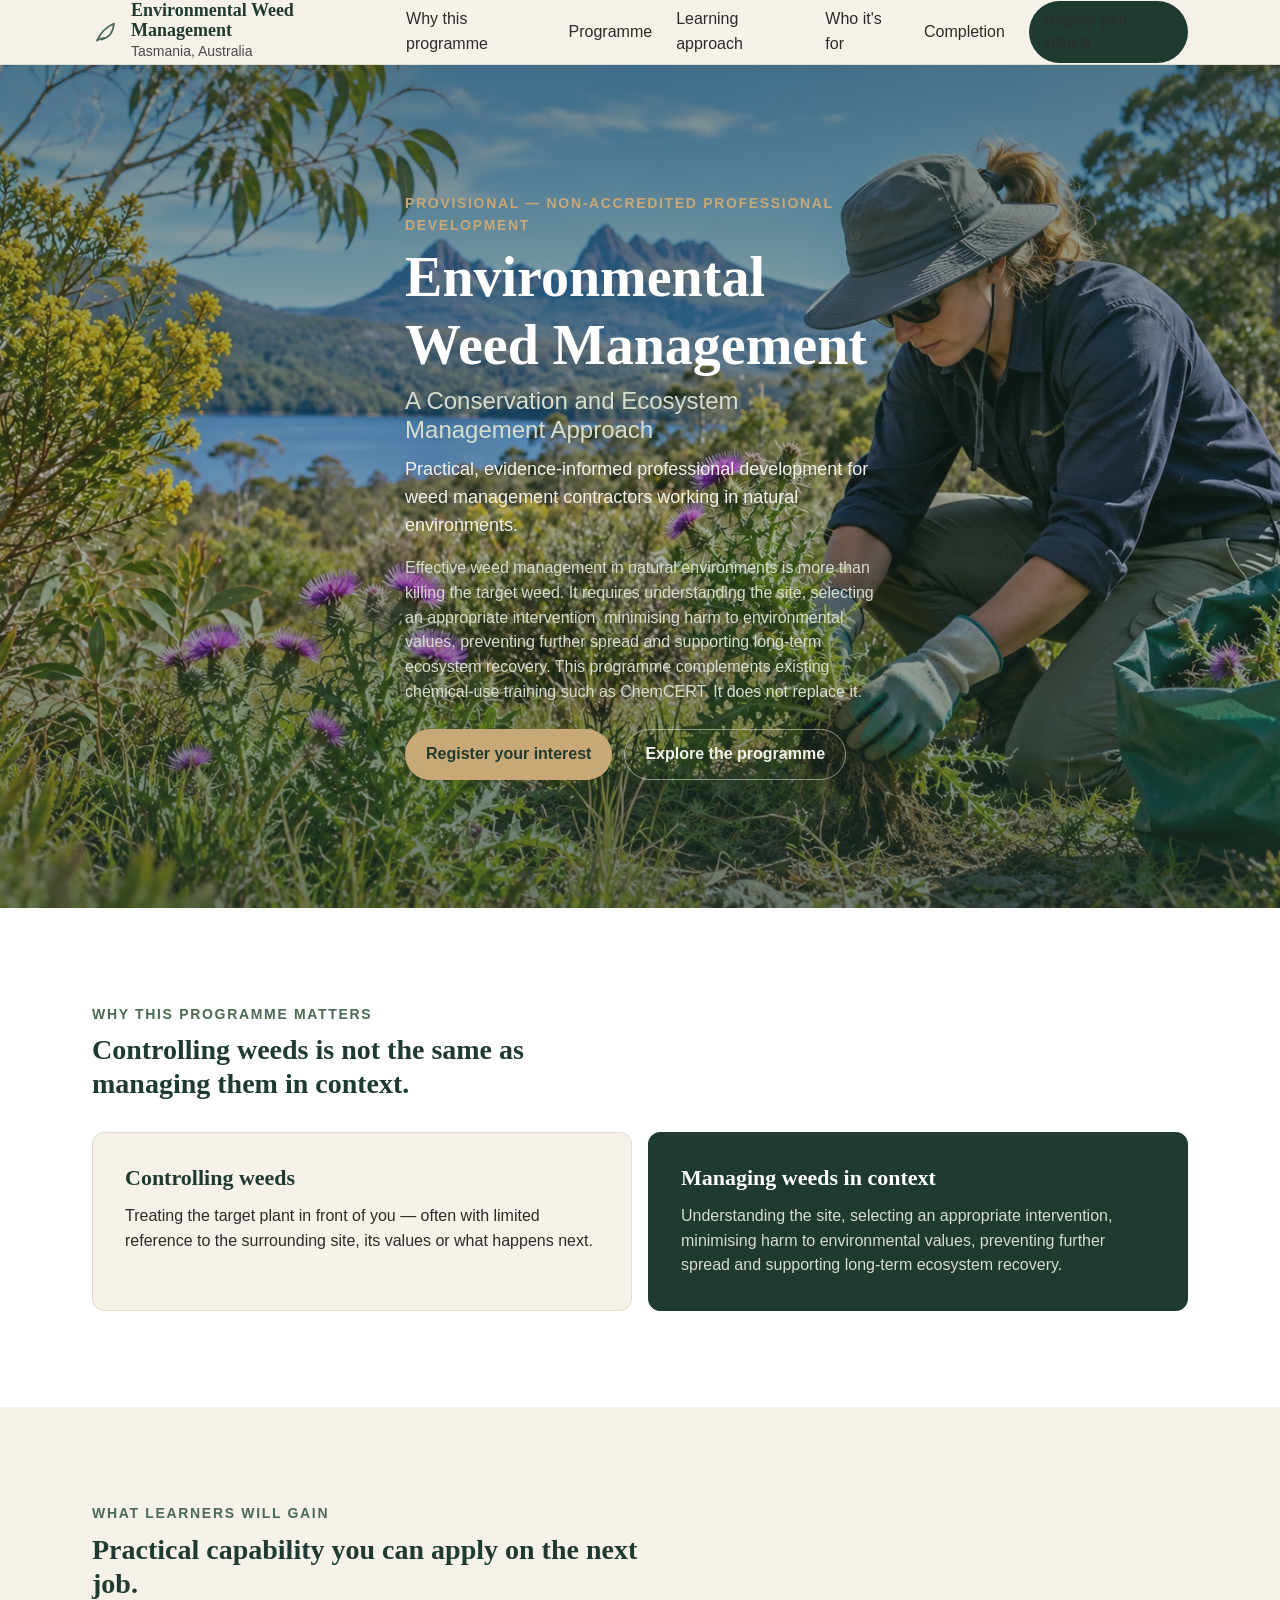
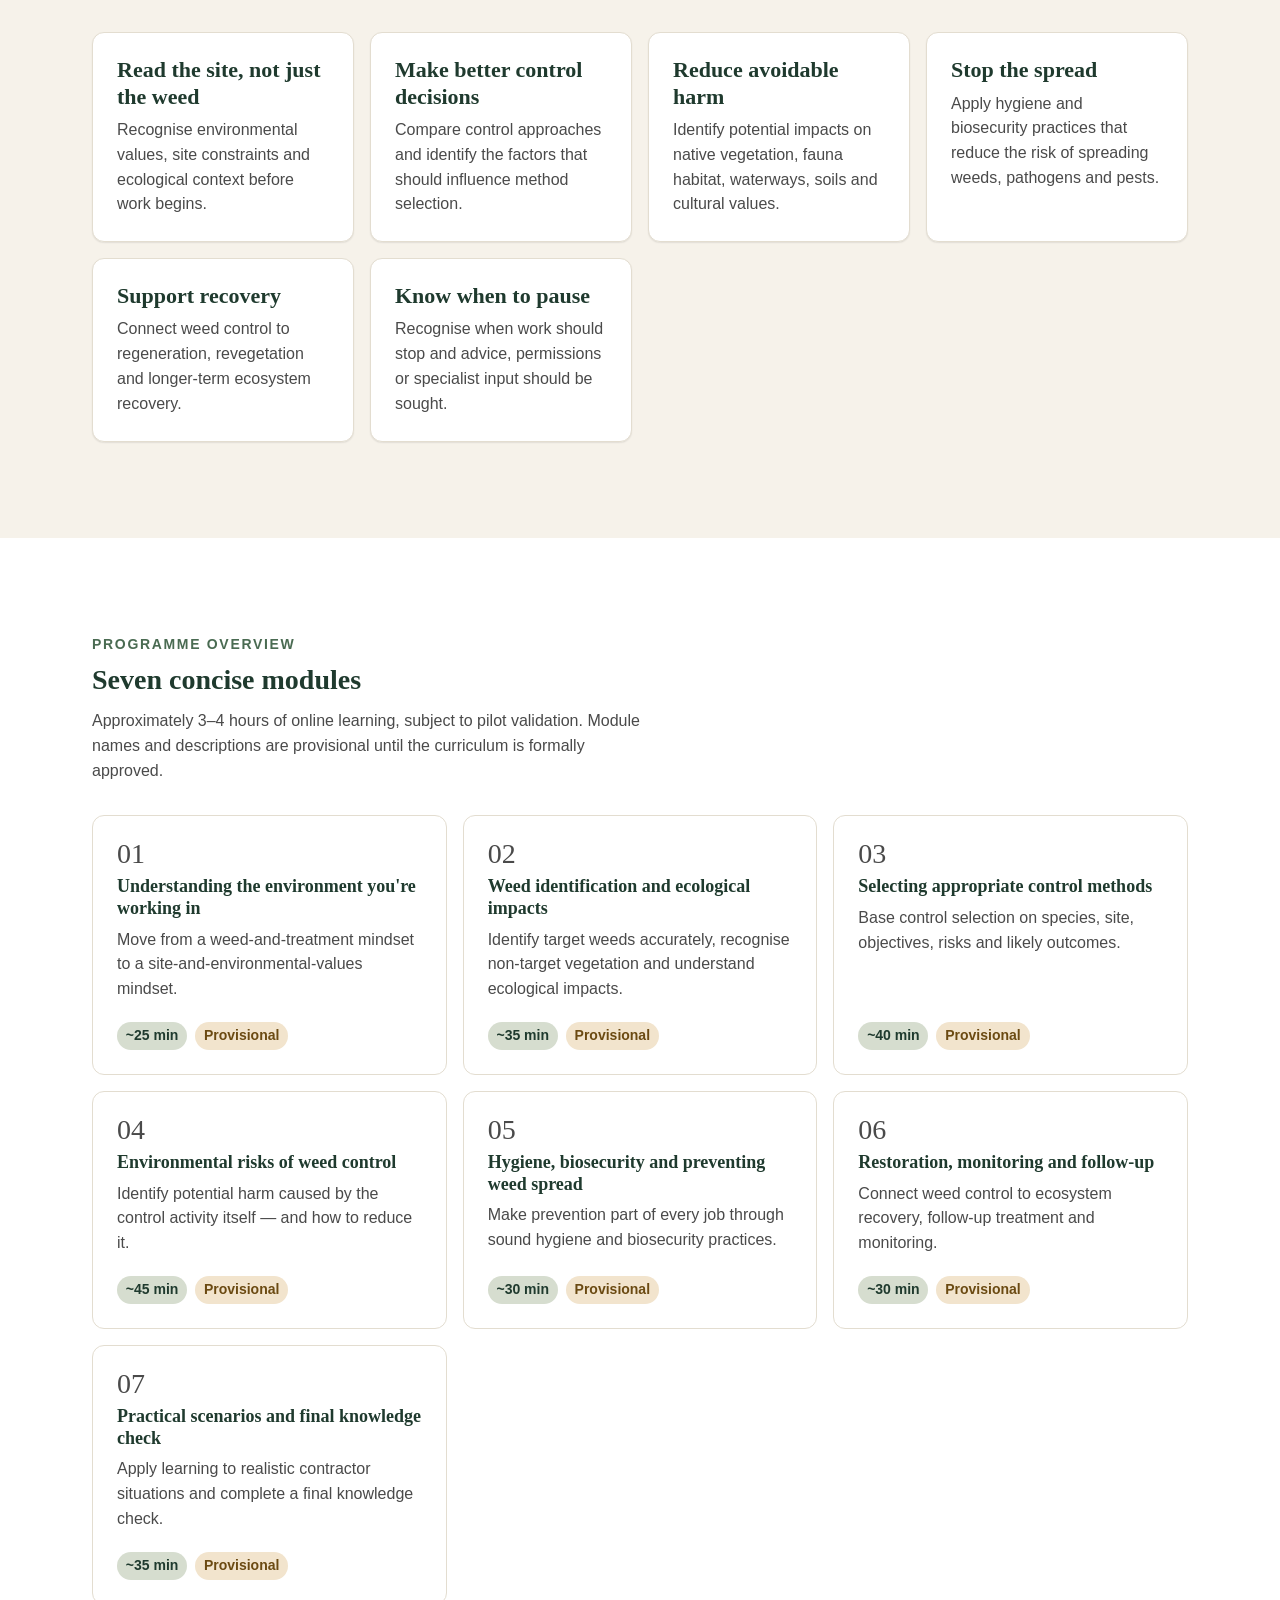
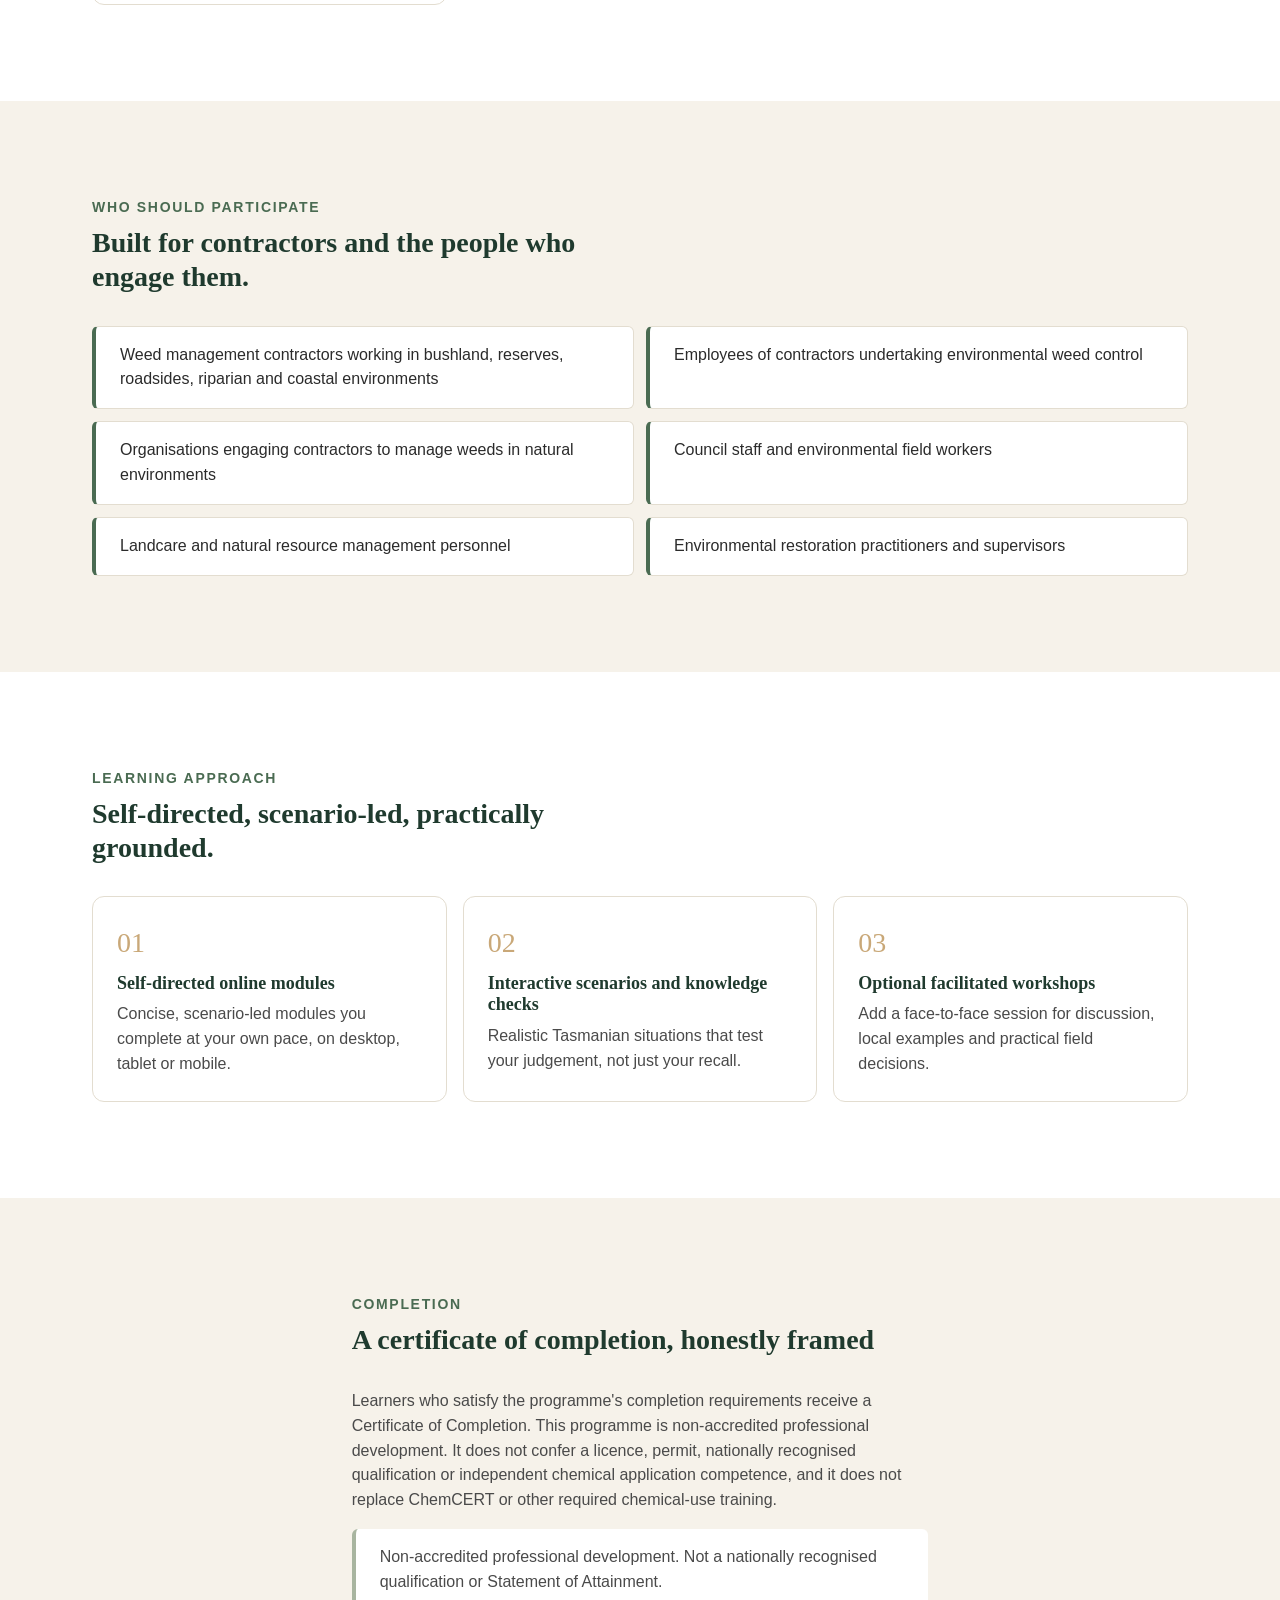
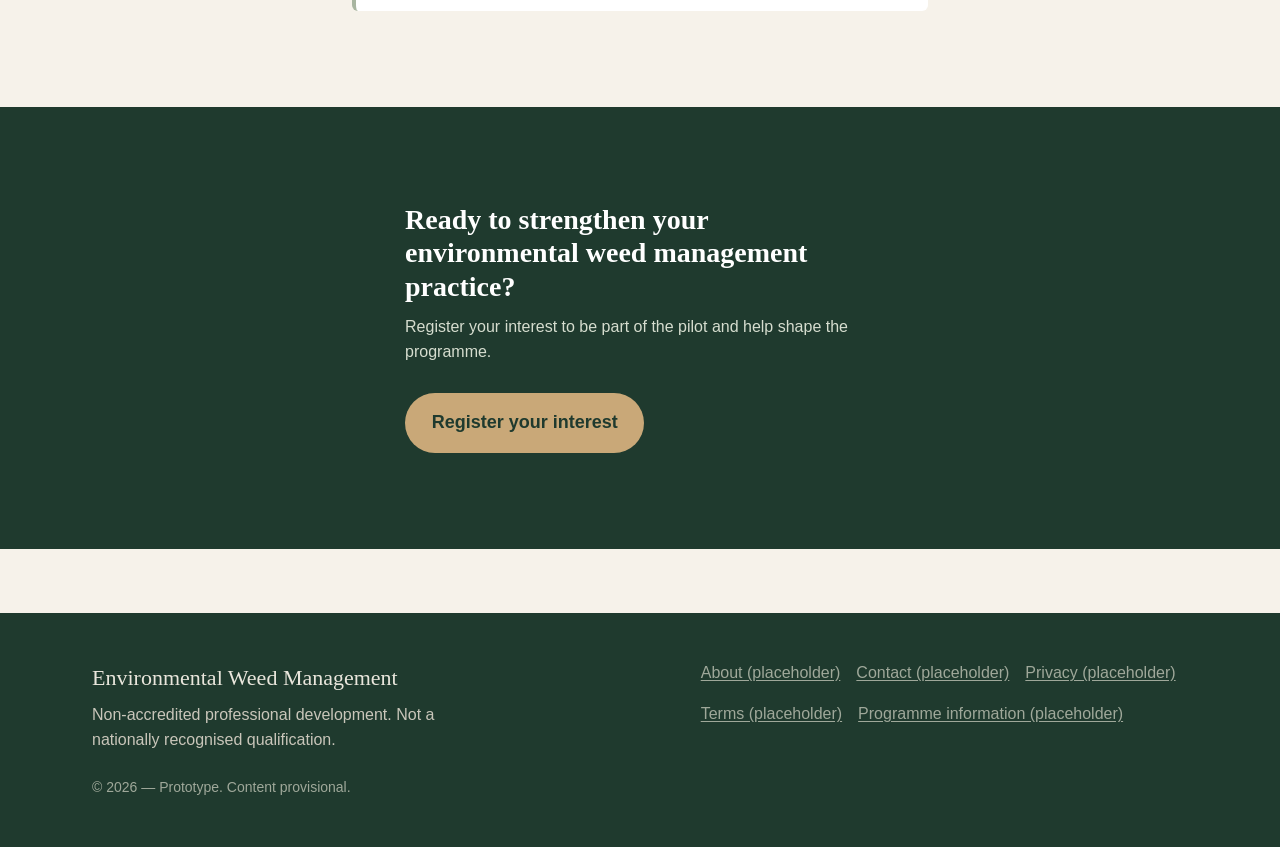
<file: index.html>
<!doctype html>
<html lang="en-AU">
  <head>
    <meta charset="utf-8" />
    <meta name="viewport" content="width=device-width, initial-scale=1" />
    <title>Environmental Weed Management — Professional Development for Contractors</title>
    <meta
      name="description"
      content="Non-accredited professional development for weed management contractors in Tasmania: ecological context, environmental risk, hygiene, restoration and follow-up."
    />
    <meta name="theme-color" content="#1f3a2e" />
    <link rel="stylesheet" href="css/tokens.css" />
    <link rel="stylesheet" href="css/base.css" />
    <link rel="stylesheet" href="css/components.css" />
    <link rel="stylesheet" href="css/pages/landing.css" />
    <script type="module" src="js/landing.js" defer></script>
  </head>
  <body>
    <a class="skip-link" href="#main">Skip to content</a>

    <header class="site-header" role="banner">
      <div class="container header-inner">
        <a class="brand" href="index.html" aria-label="Environmental Weed Management home">
          <span class="brand-mark" aria-hidden="true">
            <svg viewBox="0 0 32 32" width="28" height="28" role="img" aria-hidden="true" focusable="false">
              <path d="M6 26c4-9 9-15 20-20-1 11-7 17-15 19" fill="none" stroke="currentColor" stroke-width="2" stroke-linecap="round" stroke-linejoin="round"/>
              <path d="M6 26c3-2 6-3 9-3" fill="none" stroke="currentColor" stroke-width="2" stroke-linecap="round"/>
            </svg>
          </span>
          <span class="brand-text">
            <span class="brand-title" data-bind="programme-title">Environmental Weed Management</span>
            <span class="brand-sub" data-bind="programme-location">Tasmania, Australia</span>
          </span>
        </a>

        <button class="nav-toggle" type="button" aria-expanded="false" aria-controls="primary-nav">
          <span class="nav-toggle-label">Menu</span>
        </button>

        <nav id="primary-nav" class="primary-nav" aria-label="Primary">
          <ul>
            <li><a href="#why">Why this programme</a></li>
            <li><a href="#programme">Programme</a></li>
            <li><a href="#approach">Learning approach</a></li>
            <li><a href="#who">Who it's for</a></li>
            <li><a href="#completion">Completion</a></li>
          </ul>
          <a class="btn btn-primary btn-sm" href="register.html" data-bind-href="cta-primary">Register your interest</a>
        </nav>
      </div>
    </header>

    <main id="main">
      <!-- HERO -->
      <section class="hero" aria-labelledby="hero-title">
<div class="hero-media" aria-hidden="true">
  <img
    class="hero-image"
    src="images/landing/hero-image.jpg"
    alt=""
    width="1920"
    height="1080"
    loading="eager"
    decoding="async"
  />
</div>
        <div class="container hero-inner">
          <p class="eyebrow" data-bind="programme-status">Provisional — non-accredited professional development</p>
          <h1 id="hero-title">
            <span data-bind="programme-title">Environmental Weed Management</span>
            <span class="hero-subtitle" data-bind="programme-subtitle">A Conservation and Ecosystem Management Approach</span>
          </h1>
          <p class="hero-value" data-bind="programme-valueLine">
            Practical, evidence-informed professional development for weed management contractors working in natural environments.
          </p>
          <p class="hero-desc" data-bind="programme-description">
            Effective weed management in natural environments is more than killing the target weed…
          </p>
          <div class="hero-ctas">
            <a class="btn btn-primary" href="register.html" data-bind-href="cta-primary" data-bind-label="cta-primary">Register your interest</a>
            <a class="btn btn-ghost" href="#programme" data-bind-href="cta-secondary" data-bind-label="cta-secondary">Explore the programme</a>
          </div>
        </div>
      </section>

      <!-- WHY -->
      <section id="why" class="section section-alt" aria-labelledby="why-title">
        <div class="container">
          <header class="section-head">
            <p class="eyebrow">Why this programme matters</p>
            <h2 id="why-title">Controlling weeds is not the same as managing them in context.</h2>
          </header>
          <div class="contrast-grid">
            <article class="contrast-card contrast-card--muted">
              <h3>Controlling weeds</h3>
              <p>Treating the target plant in front of you — often with limited reference to the surrounding site, its values or what happens next.</p>
            </article>
            <article class="contrast-card contrast-card--accent">
              <h3>Managing weeds in context</h3>
              <p>Understanding the site, selecting an appropriate intervention, minimising harm to environmental values, preventing further spread and supporting long-term ecosystem recovery.</p>
            </article>
          </div>
        </div>
      </section>

      <!-- GAINS -->
      <section id="gains" class="section" aria-labelledby="gains-title">
        <div class="container">
          <header class="section-head">
            <p class="eyebrow">What learners will gain</p>
            <h2 id="gains-title">Practical capability you can apply on the next job.</h2>
          </header>
          <ul class="card-grid" id="gains-grid" aria-label="Programme learning gains">
            <!-- populated by js/landing.js -->
          </ul>
        </div>
      </section>

      <!-- PROGRAMME -->
      <section id="programme" class="section section-alt" aria-labelledby="programme-title">
        <div class="container">
          <header class="section-head">
            <p class="eyebrow">Programme overview</p>
            <h2 id="programme-title">Seven concise modules</h2>
            <p class="section-lede">
              Approximately 3–4 hours of online learning, subject to pilot validation. Module names and descriptions are
              provisional until the curriculum is formally approved.
            </p>
          </header>
          <ol class="module-grid" id="module-grid" aria-label="Provisional module list">
            <!-- populated by js/landing.js -->
          </ol>
        </div>
      </section>

      <!-- WHO -->
      <section id="who" class="section" aria-labelledby="who-title">
        <div class="container">
          <header class="section-head">
            <p class="eyebrow">Who should participate</p>
            <h2 id="who-title">Built for contractors and the people who engage them.</h2>
          </header>
          <ul class="audience-list" id="audience-list" aria-label="Intended audience">
            <!-- populated by js/landing.js -->
          </ul>
        </div>
      </section>

      <!-- APPROACH -->
      <section id="approach" class="section section-alt" aria-labelledby="approach-title">
        <div class="container">
          <header class="section-head">
            <p class="eyebrow">Learning approach</p>
            <h2 id="approach-title">Self-directed, scenario-led, practically grounded.</h2>
          </header>
          <ol class="step-grid" id="approach-grid" aria-label="Learning approach steps">
            <!-- populated by js/landing.js -->
          </ol>
        </div>
      </section>

      <!-- COMPLETION -->
      <section id="completion" class="section" aria-labelledby="completion-title">
        <div class="container completion-block">
          <header class="section-head">
            <p class="eyebrow">Completion</p>
            <h2 id="completion-title" data-bind="completion-heading">A certificate of completion, honestly framed</h2>
          </header>
          <p class="completion-body" data-bind="completion-body"></p>
          <p class="callout callout--neutral" role="note" data-bind="completion-disclaimer"></p>
        </div>
      </section>

      <!-- FINAL CTA -->
      <section class="section section-cta" aria-labelledby="cta-title">
        <div class="container cta-block">
          <h2 id="cta-title">Ready to strengthen your environmental weed management practice?</h2>
          <p>Register your interest to be part of the pilot and help shape the programme.</p>
          <a class="btn btn-primary btn-lg" href="register.html">Register your interest</a>
        </div>
      </section>
    </main>

    <footer class="site-footer" role="contentinfo">
      <div class="container footer-inner">
        <div class="footer-brand">
          <p class="footer-title" data-bind="programme-title">Environmental Weed Management</p>
          <p class="footer-note">Non-accredited professional development. Not a nationally recognised qualification.</p>
        </div>
        <nav aria-label="Footer">
          <ul class="footer-links">
            <li><a href="#" aria-disabled="true" tabindex="-1">About (placeholder)</a></li>
            <li><a href="#" aria-disabled="true" tabindex="-1">Contact (placeholder)</a></li>
            <li><a href="#" aria-disabled="true" tabindex="-1">Privacy (placeholder)</a></li>
            <li><a href="#" aria-disabled="true" tabindex="-1">Terms (placeholder)</a></li>
            <li><a href="#" aria-disabled="true" tabindex="-1">Programme information (placeholder)</a></li>
          </ul>
        </nav>
        <p class="footer-copy">© <span id="year"></span> — Prototype. Content provisional.</p>
      </div>
    </footer>
  </body>
</html>
</file>
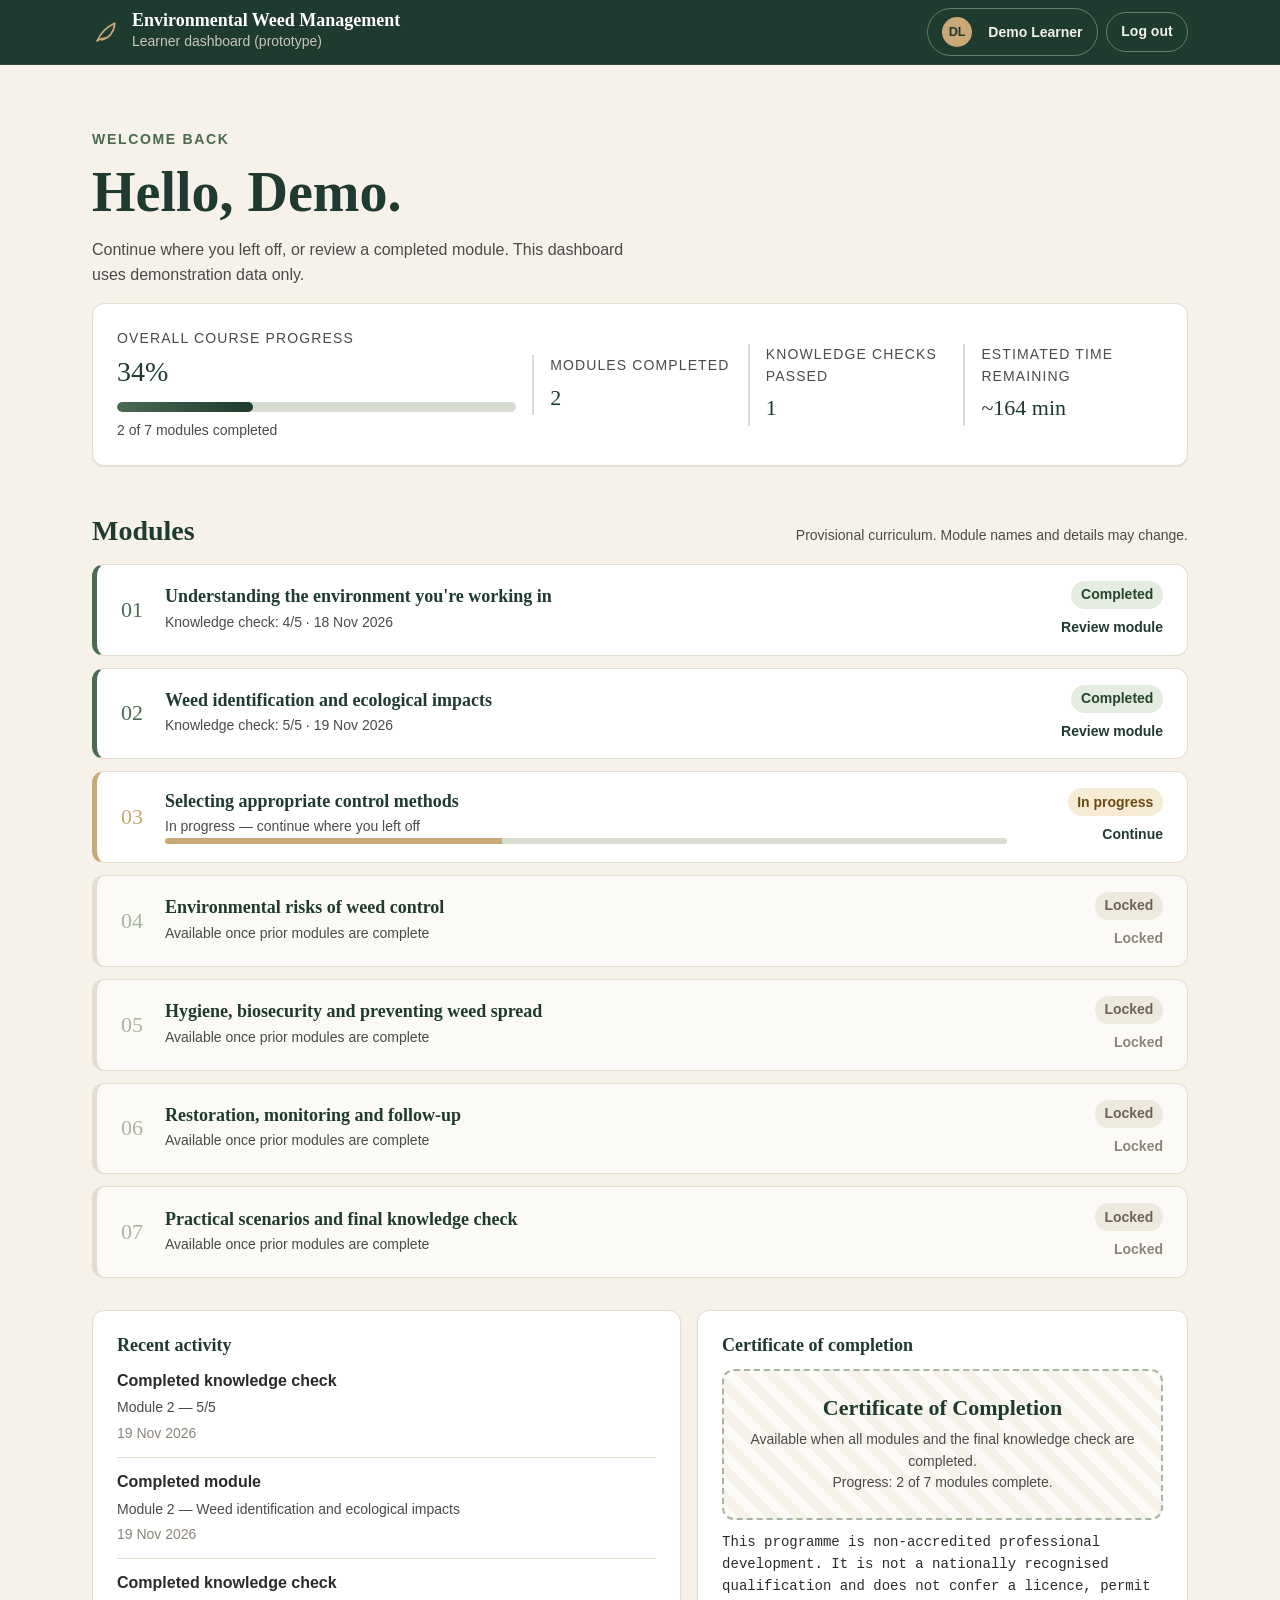
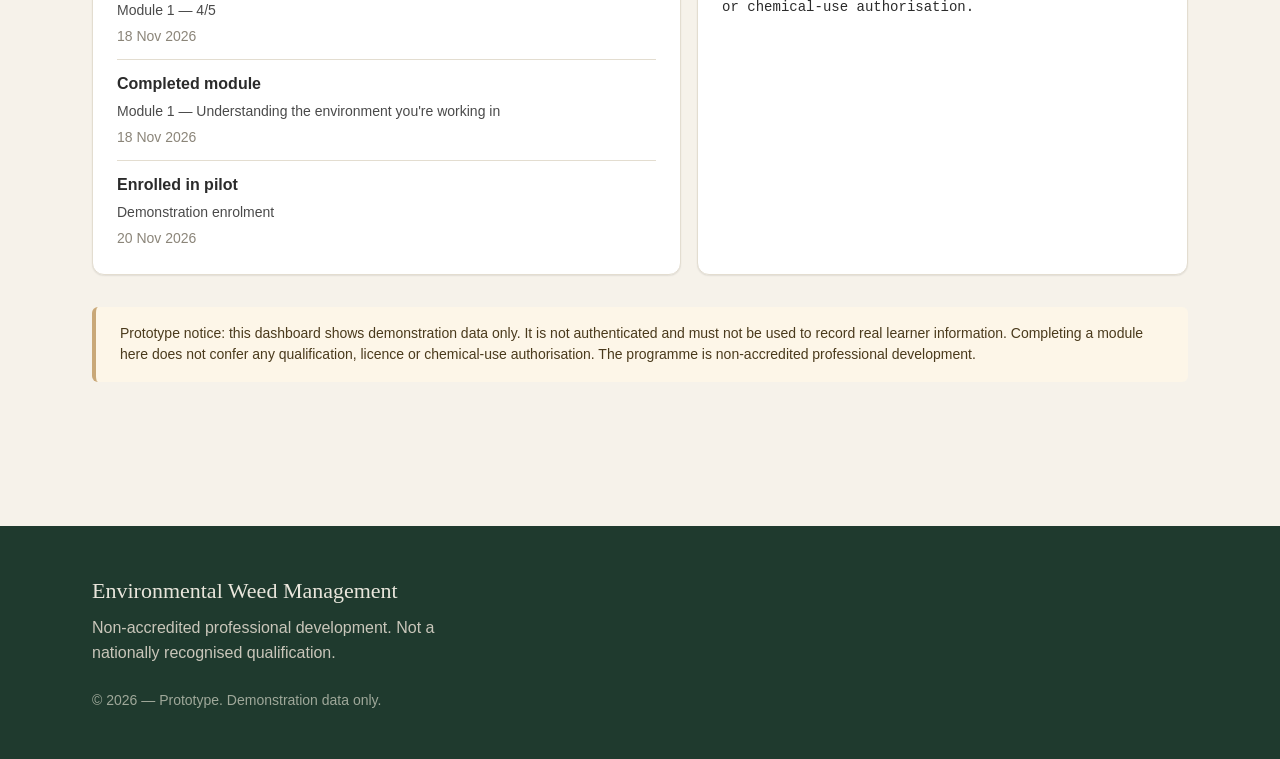
<file: dashboard.html>
<!doctype html>
<html lang="en-AU">
  <head>
    <meta charset="utf-8" />
    <meta name="viewport" content="width=device-width, initial-scale=1" />
    <title>My learning — Environmental Weed Management</title>
    <meta
      name="description"
      content="Learner dashboard prototype for the Environmental Weed Management professional development programme. Demonstration data only."
    />
    <meta name="theme-color" content="#1f3a2e" />
    <link rel="stylesheet" href="css/tokens.css" />
    <link rel="stylesheet" href="css/base.css" />
    <link rel="stylesheet" href="css/components.css" />
    <link rel="stylesheet" href="css/pages/dashboard.css" />
    <script type="module" src="js/dashboard.js" defer></script>
  </head>
  <body class="dashboard-body">
    <a class="skip-link" href="#main">Skip to content</a>

    <header class="app-header" role="banner">
      <div class="container app-header-inner">
        <a class="brand" href="index.html" aria-label="Environmental Weed Management home">
          <span class="brand-mark" aria-hidden="true">
            <svg viewBox="0 0 32 32" width="28" height="28" aria-hidden="true" focusable="false">
              <path d="M6 26c4-9 9-15 20-20-1 11-7 17-15 19" fill="none" stroke="currentColor" stroke-width="2" stroke-linecap="round" stroke-linejoin="round"/>
              <path d="M6 26c3-2 6-3 9-3" fill="none" stroke="currentColor" stroke-width="2" stroke-linecap="round"/>
            </svg>
          </span>
          <span class="brand-text">
            <span class="brand-title">Environmental Weed Management</span>
            <span class="brand-sub">Learner dashboard (prototype)</span>
          </span>
        </a>

        <div class="app-header-actions">
          <button class="btn btn-ghost btn-sm" type="button" id="profile-button" aria-expanded="false" aria-controls="profile-panel">
            <span class="avatar" aria-hidden="true" id="avatar-initials">DL</span>
            <span id="header-display-name">Demo Learner</span>
          </button>
          <a class="btn btn-ghost btn-sm" href="index.html" id="logout-link">Log out</a>
        </div>
      </div>

      <aside id="profile-panel" class="profile-panel" hidden aria-labelledby="profile-panel-heading">
        <div class="container">
          <h2 id="profile-panel-heading">Learner profile</h2>
          <dl class="profile-dl">
            <div><dt>Name</dt><dd id="profile-name">Demo Learner</dd></div>
            <div><dt>Email</dt><dd id="profile-email">demo.learner@example.com</dd></div>
            <div><dt>Organisation</dt><dd id="profile-organisation">—</dd></div>
            <div><dt>Role</dt><dd id="profile-role">—</dd></div>
            <div><dt>Enrolled</dt><dd id="profile-enrolled">—</dd></div>
          </dl>
          <p class="profile-note">
            Demonstration profile. No real learner data is stored or transmitted.
          </p>
        </div>
      </aside>
    </header>

    <main id="main" class="app-main">
      <div class="container">
        <section class="welcome" aria-labelledby="welcome-title">
          <p class="eyebrow">Welcome back</p>
          <h1 id="welcome-title">Hello, <span id="welcome-name">Demo</span>.</h1>
          <p class="welcome-lede">
            Continue where you left off, or review a completed module.
            This dashboard uses demonstration data only.
          </p>
        </section>

        <section class="overview" aria-labelledby="overview-title">
          <h2 id="overview-title" class="visually-hidden">Course progress overview</h2>
          <div class="overview-card">
            <div class="progress-summary">
              <p class="progress-label">Overall course progress</p>
              <p class="progress-value" id="overall-progress-value">0%</p>
              <div class="progress-bar" role="progressbar" aria-valuemin="0" aria-valuemax="100" aria-valuenow="0" aria-labelledby="overall-progress-value" id="overall-progress-bar">
                <span class="progress-fill" style="width: 0%"></span>
              </div>
              <p class="progress-detail" id="overall-progress-detail">—</p>
            </div>

            <div class="stat">
              <p class="stat-label">Modules completed</p>
              <p class="stat-value" id="stat-completed">0</p>
            </div>
            <div class="stat">
              <p class="stat-label">Knowledge checks passed</p>
              <p class="stat-value" id="stat-checks">0</p>
            </div>
            <div class="stat">
              <p class="stat-label">Estimated time remaining</p>
              <p class="stat-value" id="stat-time">—</p>
            </div>
          </div>
        </section>

        <section aria-labelledby="modules-title">
          <div class="section-bar">
            <h2 id="modules-title">Modules</h2>
            <p class="section-note">Provisional curriculum. Module names and details may change.</p>
          </div>
          <ol class="module-list" id="module-list" aria-label="Course modules">
            <!-- populated by js/dashboard.js -->
          </ol>
        </section>

        <section class="two-col" aria-label="Activity and certificate">
          <div class="panel" aria-labelledby="activity-title">
            <h2 id="activity-title">Recent activity</h2>
            <ul class="activity-list" id="activity-list">
              <!-- populated by js/dashboard.js -->
            </ul>
          </div>

          <div class="panel" aria-labelledby="certificate-title">
            <h2 id="certificate-title">Certificate of completion</h2>
            <div id="certificate-block">
              <!-- populated by js/dashboard.js -->
            </div>
          </div>
        </section>

        <p class="prototype-note" role="note">
          Prototype notice: this dashboard shows demonstration data only. It is not
          authenticated and must not be used to record real learner information.
          Completing a module here does not confer any qualification, licence or
          chemical-use authorisation. The programme is non-accredited professional
          development.
        </p>
      </div>
    </main>

    <footer class="site-footer" role="contentinfo">
      <div class="container footer-inner">
        <div class="footer-brand">
          <p class="footer-title">Environmental Weed Management</p>
          <p class="footer-note">Non-accredited professional development. Not a nationally recognised qualification.</p>
        </div>
        <p class="footer-copy">© <span id="year"></span> — Prototype. Demonstration data only.</p>
      </div>
    </footer>
  </body>
</html>
</file>
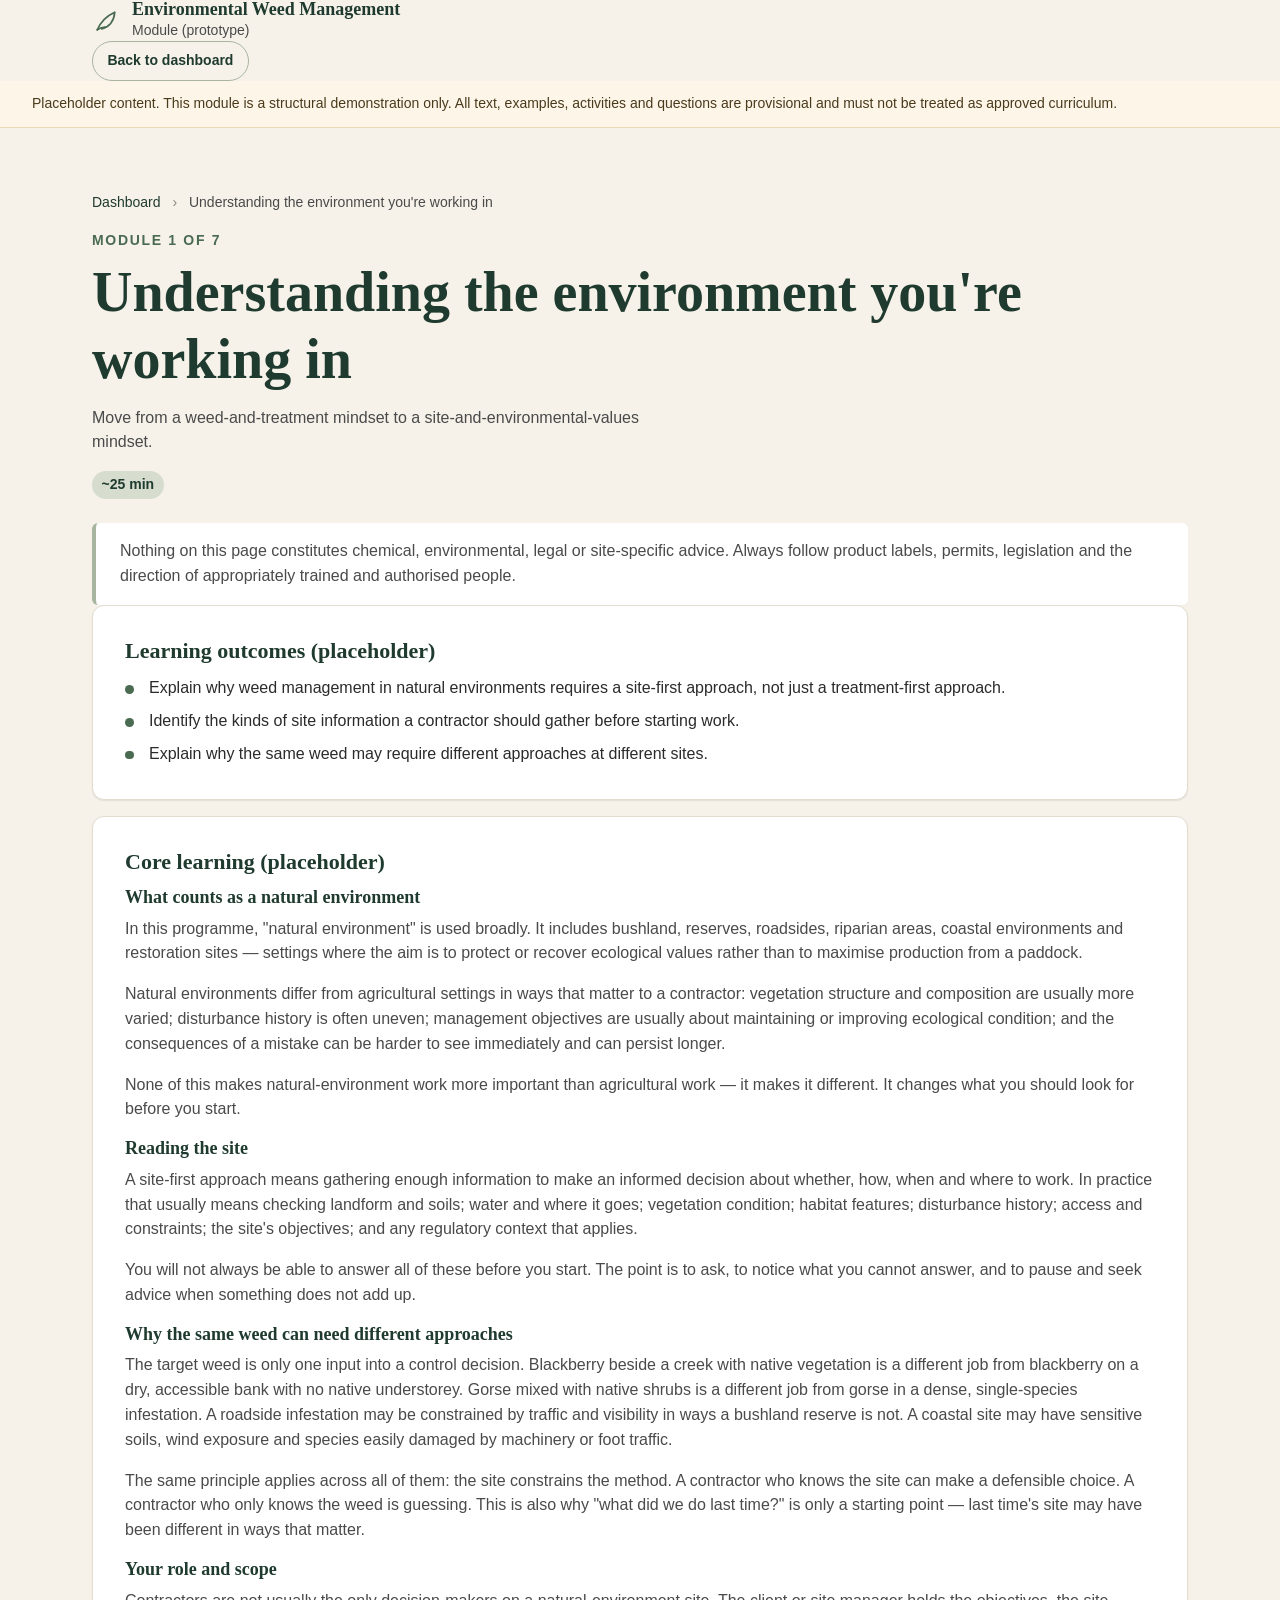
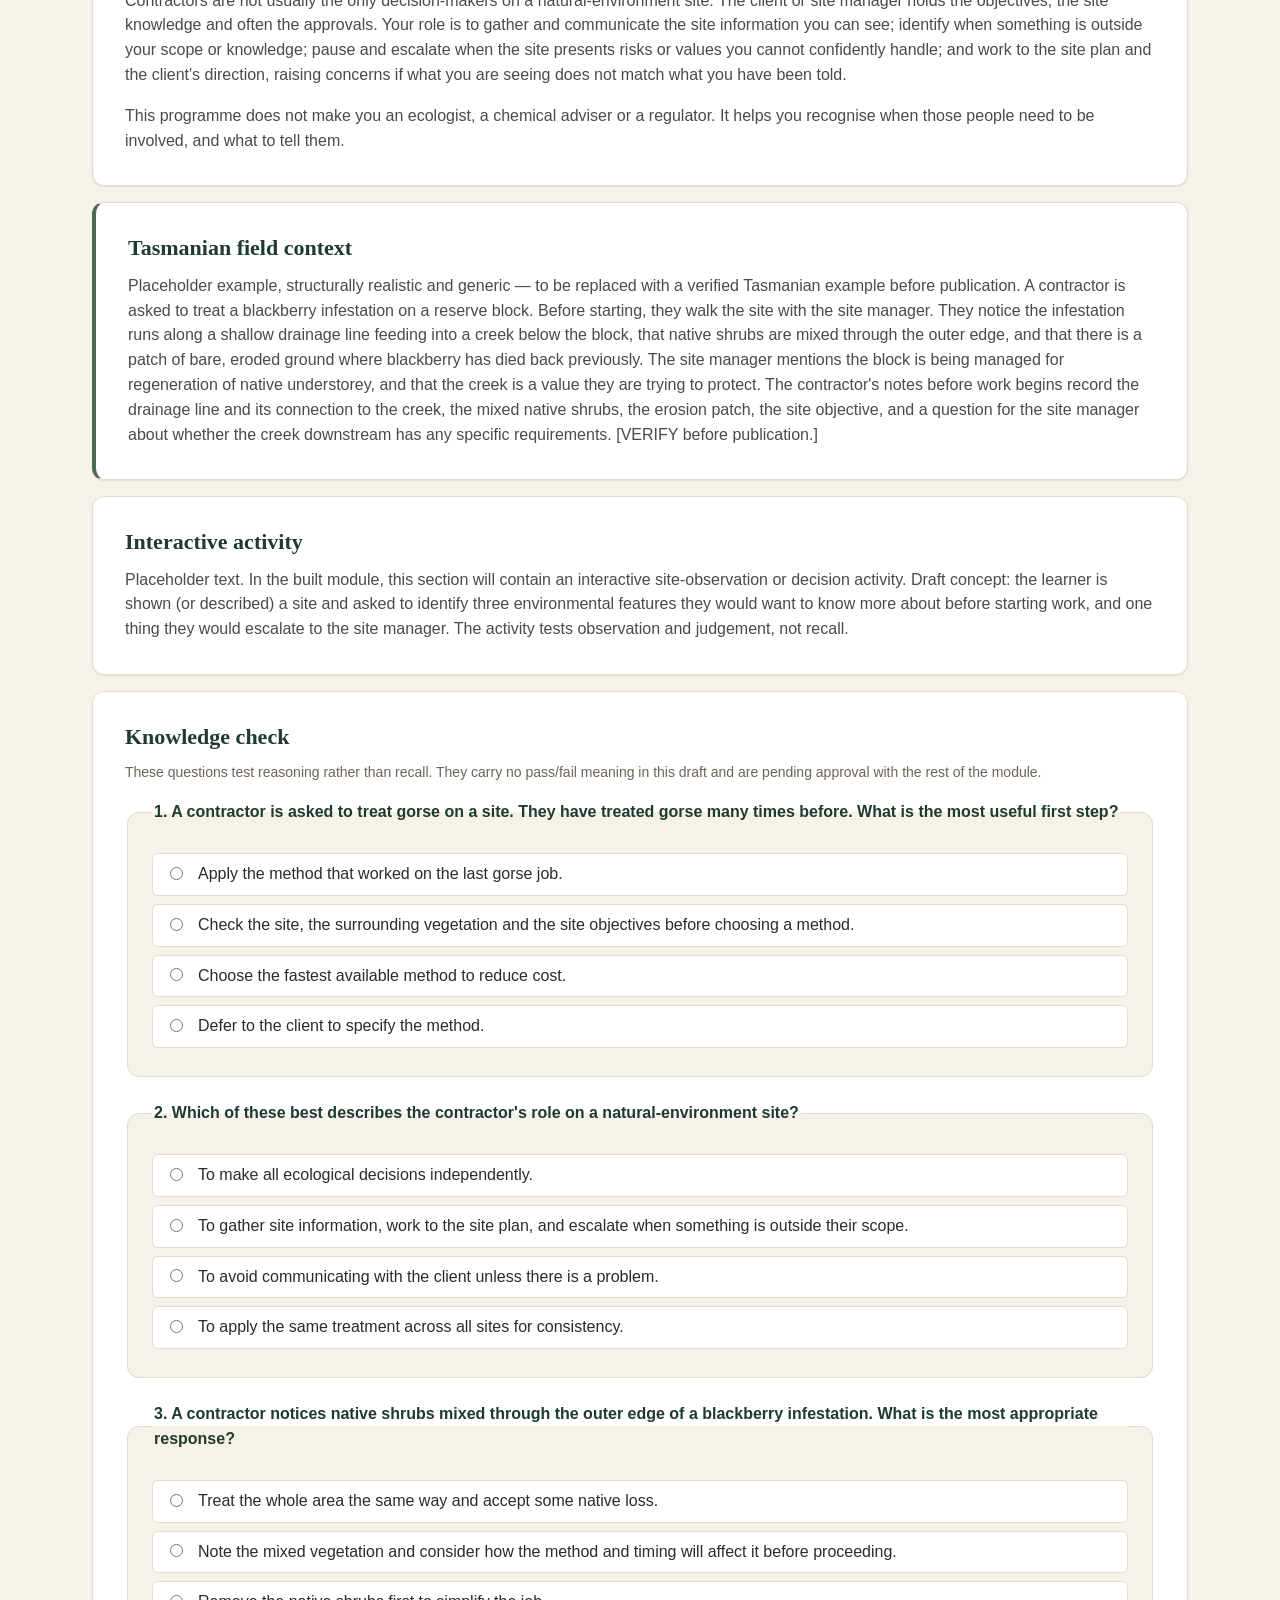
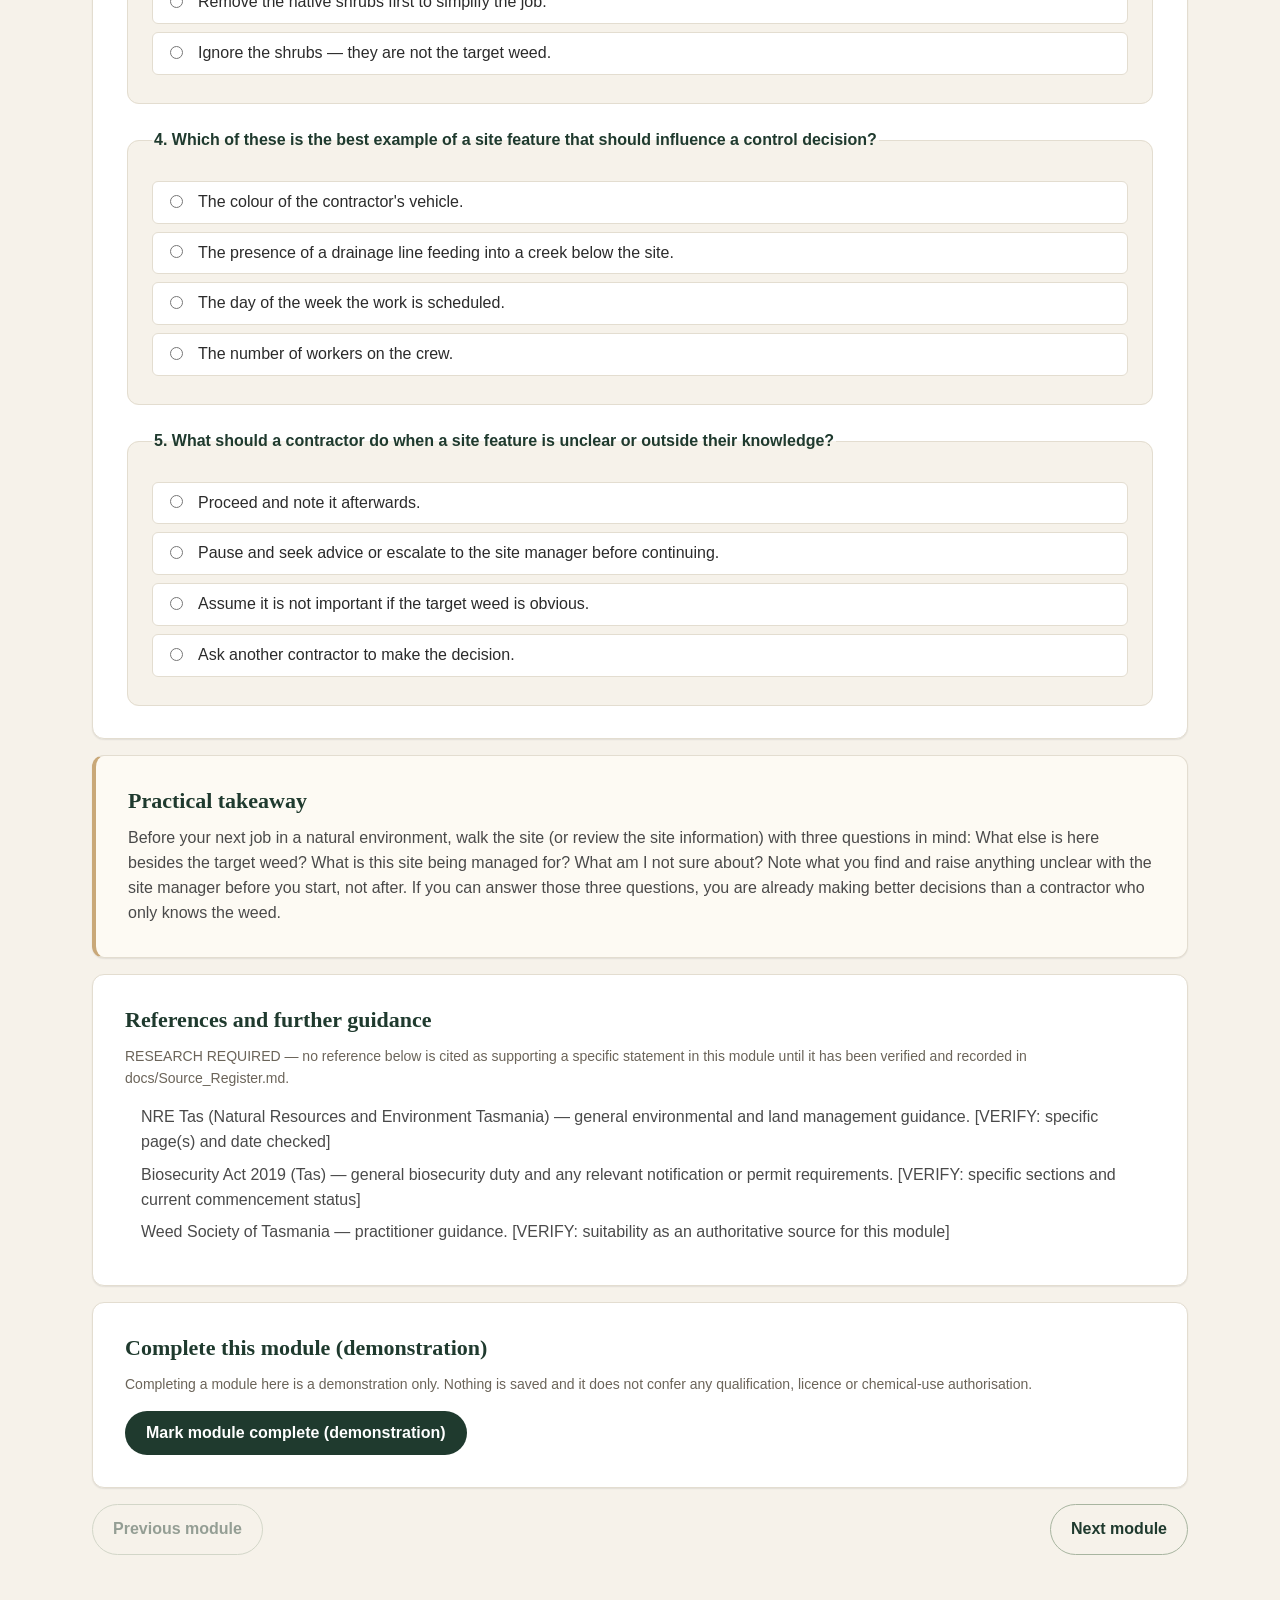
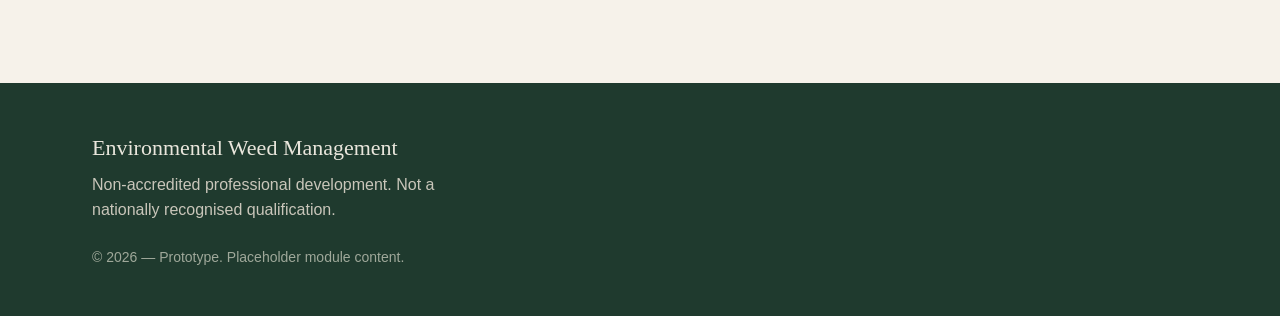
<file: module.html>
<!doctype html>
<html lang="en-AU">
  <head>
    <meta charset="utf-8" />
    <meta name="viewport" content="width=device-width, initial-scale=1" />
    <title>Module — Environmental Weed Management</title>
    <meta
      name="description"
      content="Module page prototype for the Environmental Weed Management professional development programme. Placeholder content only."
    />
    <meta name="theme-color" content="#1f3a2e" />
    <link rel="stylesheet" href="css/tokens.css" />
    <link rel="stylesheet" href="css/base.css" />
    <link rel="stylesheet" href="css/components.css" />
    <link rel="stylesheet" href="css/pages/module.css" />
    <script type="module" src="js/module.js" defer></script>
  </head>
  <body class="module-body">
    <a class="skip-link" href="#main">Skip to content</a>

    <header class="app-header" role="banner">
      <div class="container app-header-inner">
        <a class="brand" href="index.html" aria-label="Environmental Weed Management home">
          <span class="brand-mark" aria-hidden="true">
            <svg viewBox="0 0 32 32" width="28" height="28" aria-hidden="true" focusable="false">
              <path d="M6 26c4-9 9-15 20-20-1 11-7 17-15 19" fill="none" stroke="currentColor" stroke-width="2" stroke-linecap="round" stroke-linejoin="round"/>
              <path d="M6 26c3-2 6-3 9-3" fill="none" stroke="currentColor" stroke-width="2" stroke-linecap="round"/>
            </svg>
          </span>
          <span class="brand-text">
            <span class="brand-title">Environmental Weed Management</span>
            <span class="brand-sub">Module (prototype)</span>
          </span>
        </a>
        <a class="btn btn-ghost btn-sm" href="dashboard.html" data-bind="back-dashboard">Back to dashboard</a>
      </div>
    </header>

    <div class="provisional-banner" role="note">
      <div class="container" data-bind="provisional-banner"></div>
    </div>

    <main id="main" class="app-main">
      <div class="container module-container">
        <nav class="module-breadcrumb" aria-label="Breadcrumb">
          <a href="dashboard.html">Dashboard</a>
          <span aria-hidden="true">›</span>
          <span aria-current="page" data-bind="module-breadcrumb">Module</span>
        </nav>

        <header class="module-head">
          <p class="eyebrow" data-bind="module-order">Module</p>
          <h1 data-bind="module-title">Module title</h1>
          <p class="module-summary" data-bind="module-summary"></p>
          <p class="module-duration" data-bind="module-duration"></p>
        </header>

        <p class="callout callout--neutral" role="note" data-bind="not-advice"></p>

        <section class="module-section" aria-labelledby="outcomes-title">
          <h2 id="outcomes-title">Learning outcomes (placeholder)</h2>
          <ul class="outcomes-list" id="outcomes-list">
            <!-- populated by js/module.js -->
          </ul>
        </section>

        <section class="module-section" aria-labelledby="content-title">
          <h2 id="content-title">Core learning (placeholder)</h2>
          <div id="content-sections"></div>
        </section>

        <section class="module-section module-section--context" aria-labelledby="field-title">
          <h2 id="field-title" data-bind="field-heading">Tasmanian field context</h2>
          <p data-bind="field-body"></p>
        </section>

        <section class="module-section" aria-labelledby="activity-title">
          <h2 id="activity-title" data-bind="activity-heading">Interactive activity</h2>
          <p data-bind="activity-body"></p>
        </section>

        <section class="module-section" aria-labelledby="quiz-title">
          <h2 id="quiz-title" data-bind="quiz-heading">Knowledge check</h2>
          <p class="section-note" data-bind="quiz-note"></p>
          <div id="quiz-container" class="quiz"></div>
        </section>

        <section class="module-section module-section--takeaway" aria-labelledby="takeaway-title">
          <h2 id="takeaway-title" data-bind="takeaway-heading">Practical takeaway</h2>
          <p data-bind="takeaway-body"></p>
        </section>

        <section class="module-section" aria-labelledby="refs-title">
          <h2 id="refs-title" data-bind="refs-heading">References and further guidance</h2>
          <p class="section-note" data-bind="refs-note"></p>
          <ul class="refs-list" id="refs-list"></ul>
        </section>

        <section class="module-section module-complete" aria-labelledby="complete-title">
          <h2 id="complete-title">Complete this module (demonstration)</h2>
          <p class="section-note">
            Completing a module here is a demonstration only. Nothing is saved and it does not
            confer any qualification, licence or chemical-use authorisation.
          </p>
          <button class="btn btn-primary" type="button" id="complete-button" data-bind="complete-cta">
            Mark module complete (demonstration)
          </button>
          <p class="complete-status" id="complete-status" role="status" aria-live="polite" hidden></p>
        </section>

        <nav class="module-nav" aria-label="Module navigation">
          <a class="btn btn-ghost" href="#" id="prev-link" data-bind="prev-label">Previous module</a>
          <a class="btn btn-ghost" href="#" id="next-link" data-bind="next-label">Next module</a>
        </nav>
      </div>
    </main>

    <footer class="site-footer" role="contentinfo">
      <div class="container footer-inner">
        <div class="footer-brand">
          <p class="footer-title">Environmental Weed Management</p>
          <p class="footer-note">Non-accredited professional development. Not a nationally recognised qualification.</p>
        </div>
        <p class="footer-copy">© <span id="year"></span> — Prototype. Placeholder module content.</p>
      </div>
    </footer>
  </body>
</html>
</file>
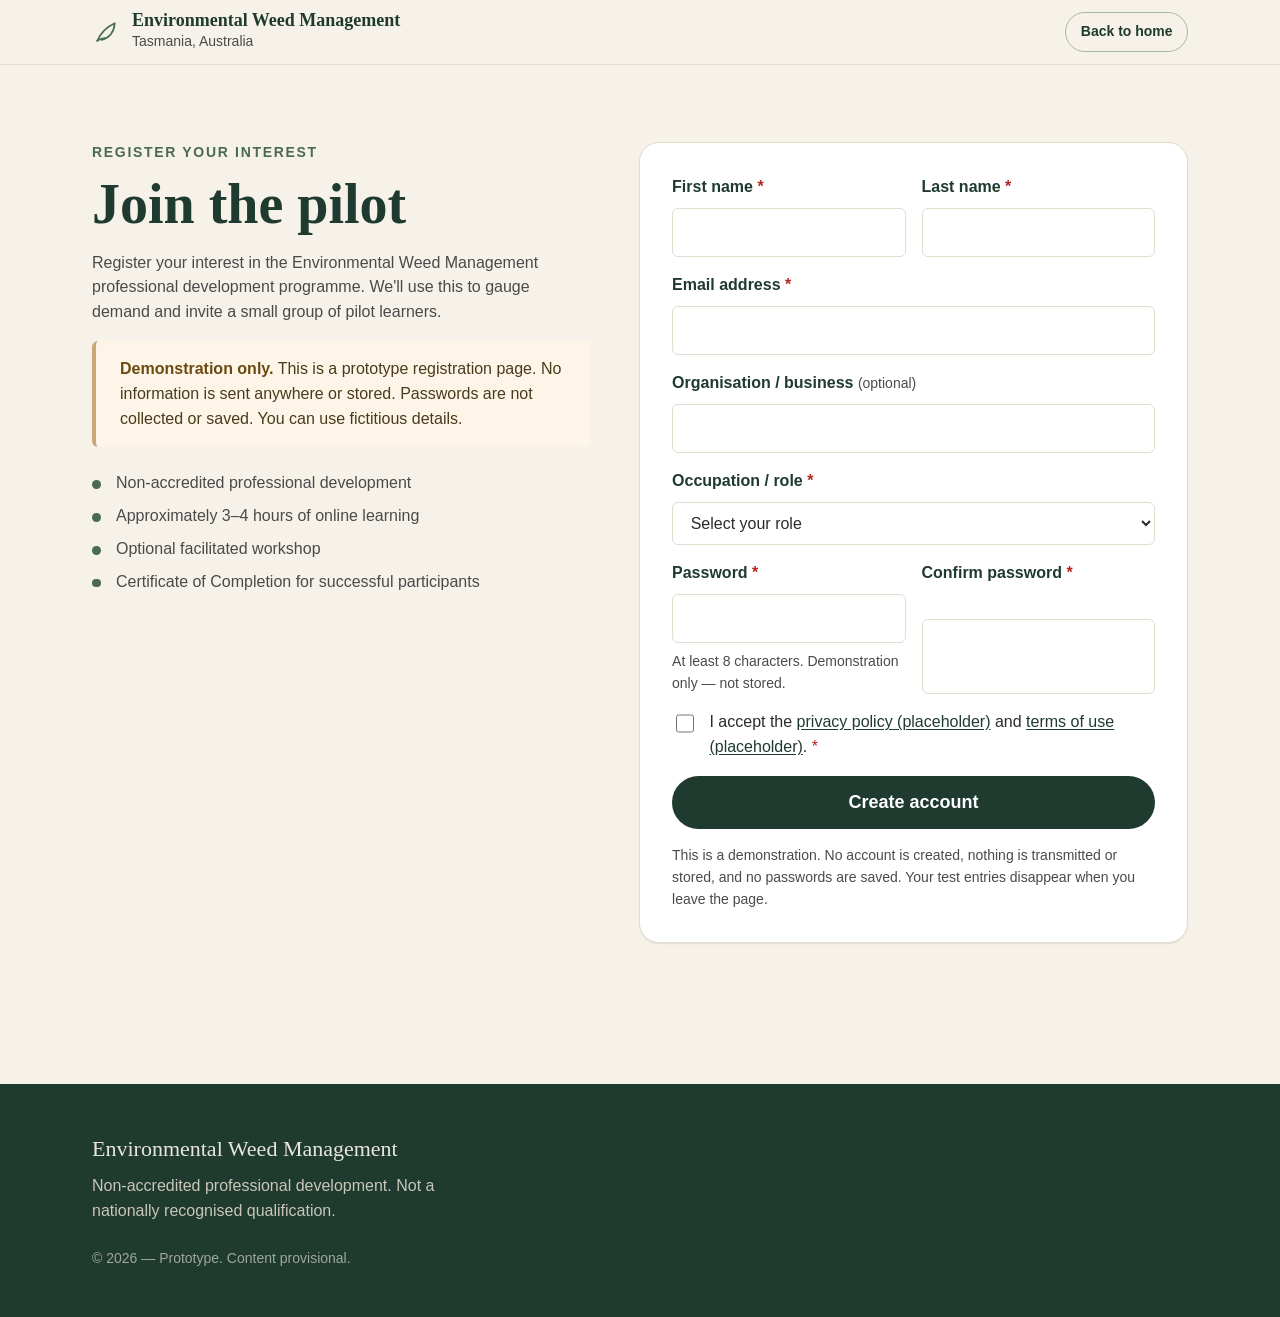
<file: register.html>
<!doctype html>
<html lang="en-AU">
  <head>
    <meta charset="utf-8" />
    <meta name="viewport" content="width=device-width, initial-scale=1" />
    <title>Register your interest — Environmental Weed Management</title>
    <meta
      name="description"
      content="Register your interest in the Environmental Weed Management professional development programme. Demonstration registration page — no data is sent or stored."
    />
    <meta name="theme-color" content="#1f3a2e" />
    <link rel="stylesheet" href="css/tokens.css" />
    <link rel="stylesheet" href="css/base.css" />
    <link rel="stylesheet" href="css/components.css" />
    <link rel="stylesheet" href="css/pages/register.css" />
    <script type="module" src="js/register.js" defer></script>
  </head>
  <body>
    <a class="skip-link" href="#main">Skip to content</a>

    <header class="site-header" role="banner">
      <div class="container header-inner">
        <a class="brand" href="index.html" aria-label="Environmental Weed Management home">
          <span class="brand-mark" aria-hidden="true">
            <svg viewBox="0 0 32 32" width="28" height="28" aria-hidden="true" focusable="false">
              <path d="M6 26c4-9 9-15 20-20-1 11-7 17-15 19" fill="none" stroke="currentColor" stroke-width="2" stroke-linecap="round" stroke-linejoin="round"/>
              <path d="M6 26c3-2 6-3 9-3" fill="none" stroke="currentColor" stroke-width="2" stroke-linecap="round"/>
            </svg>
          </span>
          <span class="brand-text">
            <span class="brand-title">Environmental Weed Management</span>
            <span class="brand-sub">Tasmania, Australia</span>
          </span>
        </a>
        <a class="btn btn-ghost btn-sm" href="index.html">Back to home</a>
      </div>
    </header>

    <main id="main">
      <section class="register-shell" aria-labelledby="register-title">
        <div class="container register-container">
          <div class="register-intro">
            <p class="eyebrow" data-bind="reg-eyebrow">Register your interest</p>
            <h1 id="register-title" data-bind="reg-heading">Join the pilot</h1>
            <p class="register-lede" data-bind="reg-lede">
              Register your interest in the Environmental Weed Management professional development
              programme. We'll use this to gauge demand and invite a small group of pilot learners.
            </p>

            <aside class="callout callout--demo" role="note" aria-label="Demonstration notice">
              <strong data-bind="reg-demo-strong">Demonstration only.</strong>
              <span data-bind="reg-demo-body">This is a prototype registration page. No information is sent anywhere or stored.
              Passwords are not collected or saved. You can use fictitious details.</span>
            </aside>

            <ul class="register-points" id="register-points">
              <!-- populated by js/register.js -->
            </ul>
          </div>

          <div class="register-card">
            <form id="register-form" class="register-form" novalidate aria-describedby="form-demo-notice">
              <p id="form-demo-notice" class="visually-hidden">
                Demonstration form. Nothing is submitted, stored or transmitted.
              </p>

              <div class="form-row form-row--split">
                <div class="form-field">
                  <label for="first-name">First name <span class="req" aria-hidden="true">*</span></label>
                  <input id="first-name" name="firstName" type="text" autocomplete="given-name"
                         required aria-required="true" aria-describedby="first-name-error" />
                  <p class="field-error" id="first-name-error" role="alert" hidden></p>
                </div>
                <div class="form-field">
                  <label for="last-name">Last name <span class="req" aria-hidden="true">*</span></label>
                  <input id="last-name" name="lastName" type="text" autocomplete="family-name"
                         required aria-required="true" aria-describedby="last-name-error" />
                  <p class="field-error" id="last-name-error" role="alert" hidden></p>
                </div>
              </div>

              <div class="form-field">
                <label for="email">Email address <span class="req" aria-hidden="true">*</span></label>
                <input id="email" name="email" type="email" inputmode="email" autocomplete="email"
                       required aria-required="true" aria-describedby="email-error" />
                <p class="field-error" id="email-error" role="alert" hidden></p>
              </div>

              <div class="form-field">
                <label for="organisation">Organisation / business <span class="optional">(optional)</span></label>
                <input id="organisation" name="organisation" type="text" autocomplete="organization"
                       aria-describedby="organisation-error" />
                <p class="field-error" id="organisation-error" role="alert" hidden></p>
              </div>

              <div class="form-field">
                <label for="role">Occupation / role <span class="req" aria-hidden="true">*</span></label>
                <select id="role" name="role" required aria-required="true" aria-describedby="role-error">
                  <option value="">Select your role</option>
                  <option>Weed management contractor</option>
                  <option>Environmental contractor</option>
                  <option>Council / field worker</option>
                  <option>Landcare / NRM</option>
                  <option>Land manager / supervisor</option>
                  <option>Environmental restoration practitioner</option>
                  <option>Other</option>
                </select>
                <p class="field-error" id="role-error" role="alert" hidden></p>
              </div>

              <div class="form-row form-row--split">
                <div class="form-field">
                  <label for="password">Password <span class="req" aria-hidden="true">*</span></label>
                  <input id="password" name="password" type="password" autocomplete="new-password"
                         required aria-required="true" aria-describedby="password-error password-hint" />
                  <p class="field-hint" id="password-hint">At least 8 characters. Demonstration only — not stored.</p>
                  <p class="field-error" id="password-error" role="alert" hidden></p>
                </div>
                <div class="form-field">
                  <label for="confirm-password">Confirm password <span class="req" aria-hidden="true">*</span></label>
                  <input id="confirm-password" name="confirmPassword" type="password" autocomplete="new-password"
                         required aria-required="true" aria-describedby="confirm-password-error" />
                  <p class="field-error" id="confirm-password-error" role="alert" hidden></p>
                </div>
              </div>

              <div class="form-field form-field--checkbox">
                <input id="accept-terms" name="acceptTerms" type="checkbox" required aria-required="true"
                       aria-describedby="accept-terms-error" />
                <label for="accept-terms">
                  I accept the <a href="#" aria-disabled="true" tabindex="-1">privacy policy (placeholder)</a>
                  and <a href="#" aria-disabled="true" tabindex="-1">terms of use (placeholder)</a>.
                  <span class="req" aria-hidden="true">*</span>
                </label>
                <p class="field-error" id="accept-terms-error" role="alert" hidden></p>
              </div>

              <button class="btn btn-primary btn-lg" type="submit">Create account</button>

              <p class="form-footnote" data-bind="reg-footnote">
                This is a demonstration. No account is created, nothing is transmitted or stored,
                and no passwords are saved. Your test entries disappear when you leave the page.
              </p>
            </form>

            <div id="register-success" class="register-success" role="status" aria-live="polite" hidden>
              <h2 data-bind="reg-success-heading">Demonstration complete</h2>
              <p data-bind="reg-success-body">
                Thanks — this is where a real registration would be created. Nothing was sent or stored.
              </p>
              <p data-bind="reg-success-next">
                In a live product, the next step would be to sign in to the learner dashboard.
              </p>
              <div class="register-success-actions">
                <a class="btn btn-primary" href="dashboard.html" data-bind="reg-success-primary">Continue to demo dashboard</a>
                <a class="btn btn-ghost" href="index.html" data-bind="reg-success-secondary">Back to home</a>
              </div>
            </div>
          </div>
        </div>
      </section>
    </main>

    <footer class="site-footer" role="contentinfo">
      <div class="container footer-inner">
        <div class="footer-brand">
          <p class="footer-title">Environmental Weed Management</p>
          <p class="footer-note">Non-accredited professional development. Not a nationally recognised qualification.</p>
        </div>
        <p class="footer-copy">© <span id="year"></span> — Prototype. Content provisional.</p>
      </div>
    </footer>
  </body>
</html>
</file>
<file: css/tokens.css>
/* css/tokens.css — design tokens (single source of truth for visual language) */
:root {
  /* Colour */
  --c-forest: #1f3a2e;
  --c-eucalypt: #4a6b52;
  --c-sage: #a8b5a0;
  --c-sage-soft: #d6ddcf;
  --c-offwhite: #f6f2ea;
  --c-sandstone: #c9a878;
  --c-charcoal: #2b2b2b;
  --c-charcoal-soft: #4a4a4a;
  --c-white: #ffffff;
  --c-border: #e3ddd0;
  --c-focus: #b07d2f;

  /* Type */
  --font-heading: Georgia, "Times New Roman", "Iowan Old Style", serif;
  --font-body: -apple-system, BlinkMacSystemFont, "Segoe UI", Roboto, "Helvetica Neue", Arial, sans-serif;

  --fs-300: 0.875rem;
  --fs-400: 1rem;
  --fs-500: 1.125rem;
  --fs-600: 1.375rem;
  --fs-700: 1.75rem;
  --fs-800: 2.25rem;
  --fs-900: clamp(2.25rem, 5vw + 1rem, 3.5rem);

  --lh-tight: 1.2;
  --lh-normal: 1.55;

  /* Spacing */
  --sp-1: 0.25rem;
  --sp-2: 0.5rem;
  --sp-3: 0.75rem;
  --sp-4: 1rem;
  --sp-5: 1.5rem;
  --sp-6: 2rem;
  --sp-7: 3rem;
  --sp-8: 4rem;
  --sp-9: 6rem;

  /* Layout */
  --container: 1160px;
  --container-pad: clamp(1rem, 4vw, 2rem);

  /* Radius / shadow */
  --radius-sm: 6px;
  --radius-md: 12px;
  --radius-lg: 20px;
  --shadow-1: 0 1px 2px rgba(43, 43, 43, 0.06), 0 1px 1px rgba(43, 43, 43, 0.04);
  --shadow-2: 0 6px 24px rgba(31, 58, 46, 0.10);

  /* Motion */
  --ease: cubic-bezier(0.2, 0.6, 0.2, 1);
  --dur: 220ms;
}
</file>
<file: css/base.css>
/* css/base.css — reset, typography, layout primitives */
*,
*::before,
*::after { box-sizing: border-box; }

html { -webkit-text-size-adjust: 100%; scroll-behavior: smooth; }

body {
  margin: 0;
  font-family: var(--font-body);
  font-size: var(--fs-400);
  line-height: var(--lh-normal);
  color: var(--c-charcoal);
  background: var(--c-offwhite);
  -webkit-font-smoothing: antialiased;
}

img, svg { max-width: 100%; display: block; }
a { color: var(--c-forest); text-underline-offset: 2px; }
a:hover { color: var(--c-eucalypt); }

h1, h2, h3, h4 {
  font-family: var(--font-heading);
  line-height: var(--lh-tight);
  color: var(--c-forest);
  margin: 0 0 var(--sp-3);
  font-weight: 700;
}
h1 { font-size: var(--fs-900); }
h2 { font-size: var(--fs-700); }
h3 { font-size: var(--fs-600); }

p { margin: 0 0 var(--sp-4); }
ul, ol { margin: 0; padding: 0; list-style: none; }

.container {
  width: 100%;
  max-width: var(--container);
  margin-inline: auto;
  padding-inline: var(--container-pad);
}

.section { padding-block: clamp(3rem, 8vw, 6rem); }
.section-alt { background: var(--c-white); }
.section-head { max-width: 62ch; margin-bottom: var(--sp-6); }
.section-lede { color: var(--c-charcoal-soft); }

.eyebrow {
  text-transform: uppercase;
  letter-spacing: 0.12em;
  font-size: var(--fs-300);
  font-weight: 700;
  color: var(--c-eucalypt);
  margin-bottom: var(--sp-2);
}

.skip-link {
  position: absolute; left: -9999px; top: auto;
  background: var(--c-forest); color: var(--c-white);
  padding: var(--sp-2) var(--sp-4); border-radius: var(--radius-sm);
  z-index: 100;
}
.skip-link:focus { left: var(--sp-4); top: var(--sp-4); }

:focus-visible {
  outline: 3px solid var(--c-focus);
  outline-offset: 2px;
  border-radius: 2px;
}

@media (prefers-reduced-motion: reduce) {
  html { scroll-behavior: auto; }
  *, *::before, *::after {
    animation-duration: 0.001ms !important;
    transition-duration: 0.001ms !important;
  }
}
</file>
<file: css/components.css>
/* css/components.css — shared UI components */

/* Buttons */
.btn {
  display: inline-flex; align-items: center; justify-content: center;
  gap: var(--sp-2);
  padding: 0.75rem 1.25rem;
  border-radius: 999px;
  font-weight: 600;
  font-size: var(--fs-400);
  text-decoration: none;
  border: 1px solid transparent;
  transition: background var(--dur) var(--ease), color var(--dur) var(--ease), transform var(--dur) var(--ease);
  cursor: pointer;
}
.btn-sm { padding: 0.5rem 0.9rem; font-size: var(--fs-300); }
.btn-lg { padding: 0.95rem 1.6rem; font-size: var(--fs-500); }

.btn-primary { background: var(--c-forest); color: var(--c-white); }
.btn-primary:hover { background: var(--c-eucalypt); color: var(--c-white); }

.btn-ghost {
  background: transparent; color: var(--c-forest);
  border-color: var(--c-sage);
}
.btn-ghost:hover { background: var(--c-sage-soft); color: var(--c-forest); }

/* Header */
.site-header {
  position: sticky; top: 0; z-index: 50;
  background: rgba(246, 242, 234, 0.92);
  backdrop-filter: blur(8px);
  border-bottom: 1px solid var(--c-border);
}
.header-inner {
  display: flex; align-items: center; justify-content: space-between;
  min-height: 64px; gap: var(--sp-4);
}
.brand { display: flex; align-items: center; gap: var(--sp-3); text-decoration: none; color: var(--c-forest); }
.brand-mark { color: var(--c-eucalypt); display: inline-flex; }
.brand-title { display: block; font-family: var(--font-heading); font-weight: 700; font-size: var(--fs-500); line-height: 1.1; }
.brand-sub { display: block; font-size: var(--fs-300); color: var(--c-charcoal-soft); }

.primary-nav ul { display: none; gap: var(--sp-5); }
.primary-nav a { text-decoration: none; color: var(--c-charcoal); font-weight: 500; }
.primary-nav a:hover { color: var(--c-forest); }

.nav-toggle {
  background: transparent; border: 1px solid var(--c-sage);
  padding: 0.4rem 0.8rem; border-radius: var(--radius-sm);
  font: inherit; color: var(--c-forest); cursor: pointer;
}

.primary-nav.is-open { display: block; position: absolute; left: 0; right: 0; top: 64px;
  background: var(--c-offwhite); border-bottom: 1px solid var(--c-border); padding: var(--sp-4); }
.primary-nav.is-open ul { display: flex; flex-direction: column; gap: var(--sp-3); }
.primary-nav.is-open .btn { margin-top: var(--sp-3); }

@media (min-width: 900px) {
  .nav-toggle { display: none; }
  .primary-nav { display: flex; align-items: center; gap: var(--sp-5); }
  .primary-nav ul { display: flex; align-items: center; }
}

/* Cards */
.card-grid {
  display: grid; gap: var(--sp-4);
  grid-template-columns: repeat(auto-fit, minmax(240px, 1fr));
}
.card {
  background: var(--c-white);
  border: 1px solid var(--c-border);
  border-radius: var(--radius-md);
  padding: var(--sp-5);
  box-shadow: var(--shadow-1);
  transition: transform var(--dur) var(--ease), box-shadow var(--dur) var(--ease);
}
.card:hover { transform: translateY(-2px); box-shadow: var(--shadow-2); }
.card h3 { margin-bottom: var(--sp-2); }
.card p { margin: 0; color: var(--c-charcoal-soft); }

/* Callout */
.callout {
  border-left: 4px solid var(--c-sandstone);
  background: var(--c-offwhite);
  padding: var(--sp-4) var(--sp-5);
  border-radius: var(--radius-sm);
  color: var(--c-charcoal-soft);
  margin: var(--sp-4) 0 0;
}
.callout--neutral { border-left-color: var(--c-sage); background: var(--c-white); }

/* Footer */
.site-footer {
  background: var(--c-forest); color: #e9e6dc;
  padding-block: var(--sp-7);
  margin-top: var(--sp-8);
}
.site-footer a { color: #e9e6dc; }
.site-footer a:hover { color: var(--c-white); }
.footer-inner { display: grid; gap: var(--sp-5); }
.footer-title { font-family: var(--font-heading); font-size: var(--fs-600); margin: 0 0 var(--sp-2); }
.footer-note { color: #c9c6ba; margin: 0; max-width: 46ch; }
.footer-links { display: flex; flex-wrap: wrap; gap: var(--sp-4); }
.footer-links a[aria-disabled="true"] { color: #9fa89a; cursor: default; }
.footer-copy { color: #9fa89a; font-size: var(--fs-300); margin: 0; }

@media (min-width: 800px) {
  .footer-inner { grid-template-columns: 1.2fr 1fr; align-items: start; }
  .footer-copy { grid-column: 1 / -1; }
}
</file>
<file: css/pages/landing.css>
/* css/pages/landing.css — landing page layout */

/* Hero */
.hero { position: relative; overflow: hidden; }
.hero-media {
  position: absolute; inset: 0; z-index: -1;
  overflow: hidden;
}
.hero-image {
  position: absolute;
  inset: 0;
  width: 100%;
  height: 100%;
  object-fit: cover;        /* crop, never distort */
  object-position: center;  /* change to e.g. 30% center if subject is off-centre */
  display: block;
}
/* Dark green wash so hero text stays legible over the photo */
.hero-media::after {
  content: "";
  position: absolute;
  inset: 0;
  background: linear-gradient(
    180deg,
    rgba(31, 58, 46, 0.55) 0%,
    rgba(31, 58, 46, 0.35) 50%,
    rgba(31, 58, 46, 0.65) 100%
  );
  pointer-events: none;
}
.hero-inner {
  position: relative;
  padding-block: clamp(4rem, 12vw, 8rem);
  color: #f3f1e9;
  max-width: 60ch;
}
.hero h1 { color: #ffffff; margin-bottom: var(--sp-3); }
.hero-subtitle {
  display: block; font-size: clamp(1.05rem, 2.4vw, 1.5rem);
  font-family: var(--font-body); font-weight: 500; color: #d6ddcf; margin-top: var(--sp-2);
}
.hero-value { font-size: var(--fs-500); color: #f3f1e9; max-width: 56ch; }
.hero-desc { color: #d6ddcf; max-width: 60ch; }
.hero .eyebrow { color: var(--c-sandstone); }
.hero-ctas { display: flex; flex-wrap: wrap; gap: var(--sp-3); margin-top: var(--sp-5); }
.hero .btn-primary { background: var(--c-sandstone); color: var(--c-forest); }
.hero .btn-primary:hover { background: #d9bc8f; color: var(--c-forest); }
.hero .btn-ghost { color: #f3f1e9; border-color: rgba(243,241,233,0.5); }
.hero .btn-ghost:hover { background: rgba(243,241,233,0.12); color: #ffffff; }

/* Why — contrast */
.contrast-grid { display: grid; gap: var(--sp-4); grid-template-columns: 1fr; }
@media (min-width: 800px) { .contrast-grid { grid-template-columns: 1fr 1fr; } }
.contrast-card {
  border-radius: var(--radius-md); padding: var(--sp-6);
  border: 1px solid var(--c-border);
}
.contrast-card--muted { background: var(--c-offwhite); }
.contrast-card--accent { background: var(--c-forest); color: #f3f1e9; border-color: var(--c-forest); }
.contrast-card--accent h3 { color: #ffffff; }
.contrast-card--accent p { color: #d6ddcf; margin: 0; }
.contrast-card p { margin: 0; }

/* Gains */
.card-grid .card { min-height: 100%; }

/* Modules */
.module-grid { display: grid; gap: var(--sp-4); grid-template-columns: 1fr; }
@media (min-width: 760px) { .module-grid { grid-template-columns: 1fr 1fr; } }
@media (min-width: 1100px) { .module-grid { grid-template-columns: 1fr 1fr 1fr; } }
.module-card {
  background: var(--c-white); border: 1px solid var(--c-border);
  border-radius: var(--radius-md); padding: var(--sp-5);
  display: flex; flex-direction: column; gap: var(--sp-2);
}
.module-order {
  font-family: var(--font-heading); font-size: var(--fs-700);
  color: var(--c-sage); line-height: 1; margin: 0;
}
.module-card h3 { font-size: var(--fs-500); margin: 0; }
.module-card p { margin: 0; color: var(--c-charcoal-soft); }
.module-meta {
  display: flex; flex-wrap: wrap; gap: var(--sp-2);
  margin-top: auto; padding-top: var(--sp-3);
}
.badge {
  font-size: var(--fs-300); padding: 0.2rem 0.55rem; border-radius: 999px;
  background: var(--c-sage-soft); color: var(--c-forest); font-weight: 600;
}
.badge--provisional { background: #f2e4cd; color: #6b4a12; }

/* Audience */
.audience-list { display: grid; gap: var(--sp-3); grid-template-columns: 1fr; }
@media (min-width: 760px) { .audience-list { grid-template-columns: 1fr 1fr; } }
.audience-list li {
  background: var(--c-white); border: 1px solid var(--c-border);
  border-left: 4px solid var(--c-eucalypt);
  padding: var(--sp-4) var(--sp-5); border-radius: var(--radius-sm);
}

/* Approach steps */
.step-grid { display: grid; gap: var(--sp-4); grid-template-columns: 1fr; counter-reset: step; }
@media (min-width: 800px) { .step-grid { grid-template-columns: repeat(3, 1fr); } }
.step {
  background: var(--c-white); border: 1px solid var(--c-border);
  border-radius: var(--radius-md); padding: var(--sp-5);
}
.step .step-num { font-family: var(--font-heading); font-size: var(--fs-700); color: var(--c-sandstone); }
.step h3 { font-size: var(--fs-500); margin: var(--sp-2) 0; }
.step p { margin: 0; color: var(--c-charcoal-soft); }

/* Completion */
.completion-block { max-width: 72ch; }
.completion-body { color: var(--c-charcoal-soft); }

/* Final CTA */
.section-cta { background: var(--c-forest); color: #f3f1e9; }
.section-cta h2 { color: #ffffff; }
.section-cta p { color: #d6ddcf; }
.cta-block { max-width: 60ch; }
.cta-block .btn-primary { background: var(--c-sandstone); color: var(--c-forest); margin-top: var(--sp-3); }
.cta-block .btn-primary:hover { background: #d9bc8f; color: var(--c-forest); }
</file>
<file: css/pages/dashboard.css>
/* css/pages/dashboard.css — learner dashboard */

.dashboard-body { background: var(--c-offwhite); }

/* App header (dashboard variant) */
.app-header {
  position: sticky; top: 0; z-index: 50;
  background: var(--c-forest);
  color: #f3f1e9;
  border-bottom: 1px solid rgba(255,255,255,0.08);
}
.app-header .brand { color: #f3f1e9; }
.app-header .brand-mark { color: var(--c-sandstone); }
.app-header .brand-title { color: #ffffff; }
.app-header .brand-sub { color: #c9c6ba; }
.app-header-inner {
  display: flex; align-items: center; justify-content: space-between;
  gap: var(--sp-4); min-height: 64px; flex-wrap: wrap;
}
.app-header-actions { display: flex; align-items: center; gap: var(--sp-2); flex-wrap: wrap; }
.app-header .btn-ghost { color: #f3f1e9; border-color: rgba(243,241,233,0.35); }
.app-header .btn-ghost:hover { background: rgba(243,241,233,0.12); color: #ffffff; }

.avatar {
  display: inline-grid; place-items: center;
  width: 1.9rem; height: 1.9rem; border-radius: 50%;
  background: var(--c-sandstone); color: var(--c-forest);
  font-weight: 700; font-size: 0.8rem; margin-right: var(--sp-2);
}

/* Profile panel */
.profile-panel {
  background: #16291f;
  border-top: 1px solid rgba(255,255,255,0.08);
  padding-block: var(--sp-5);
}
.profile-panel h2 { color: #ffffff; font-size: var(--fs-500); margin-bottom: var(--sp-3); }
.profile-dl { display: grid; gap: var(--sp-2); margin: 0; }
.profile-dl > div { display: grid; grid-template-columns: 10rem 1fr; gap: var(--sp-3); }
.profile-dl dt { color: #c9c6ba; }
.profile-dl dd { margin: 0; color: #f3f1e9; }
.profile-note { color: #c9c6ba; font-size: var(--fs-300); margin-top: var(--sp-3); }

/* Main */
.app-main { padding-block: clamp(2rem, 5vw, 4rem); }

.welcome h1 { margin-bottom: var(--sp-3); }
.welcome-lede { color: var(--c-charcoal-soft); max-width: 60ch; }

/* Overview card */
.overview-card {
  display: grid; gap: var(--sp-4);
  grid-template-columns: 1fr;
  background: var(--c-white);
  border: 1px solid var(--c-border);
  border-radius: var(--radius-md);
  padding: var(--sp-5);
  box-shadow: var(--shadow-1);
  margin-top: var(--sp-4);
}
@media (min-width: 800px) {
  .overview-card { grid-template-columns: 2fr 1fr 1fr 1fr; align-items: center; }
}

.progress-summary { min-width: 0; }
.progress-label { margin: 0; color: var(--c-charcoal-soft); font-size: var(--fs-300); text-transform: uppercase; letter-spacing: 0.08em; }
.progress-value { font-family: var(--font-heading); font-size: var(--fs-700); color: var(--c-forest); margin: 0; }
.progress-bar {
  position: relative;
  height: 10px;
  background: var(--c-sage-soft);
  border-radius: 999px;
  overflow: hidden;
  margin-top: var(--sp-2);
}
.progress-fill {
  display: block; height: 100%;
  background: linear-gradient(90deg, var(--c-eucalypt), var(--c-forest));
  border-radius: 999px;
  transition: width 600ms var(--ease);
}
.progress-detail { margin: var(--sp-2) 0 0; color: var(--c-charcoal-soft); font-size: var(--fs-300); }

.stat { border-left: 2px solid var(--c-sage-soft); padding-left: var(--sp-4); }
@media (max-width: 799px) { .stat { border-left: none; border-top: 1px solid var(--c-border); padding-left: 0; padding-top: var(--sp-3); } }
.stat-label { margin: 0; color: var(--c-charcoal-soft); font-size: var(--fs-300); text-transform: uppercase; letter-spacing: 0.08em; }
.stat-value { margin: var(--sp-1) 0 0; font-family: var(--font-heading); font-size: var(--fs-600); color: var(--c-forest); }

/* Section bar */
.section-bar {
  display: flex; align-items: baseline; justify-content: space-between;
  gap: var(--sp-3); flex-wrap: wrap;
  margin-top: var(--sp-7); margin-bottom: var(--sp-4);
}
.section-bar h2 { margin: 0; }
.section-note { margin: 0; color: var(--c-charcoal-soft); font-size: var(--fs-300); }

/* Module list */
.module-list { display: grid; gap: var(--sp-3); }

.module-item {
  display: grid;
  gap: var(--sp-3);
  grid-template-columns: auto 1fr auto;
  align-items: center;
  background: var(--c-white);
  border: 1px solid var(--c-border);
  border-left: 5px solid var(--c-sage-soft);
  border-radius: var(--radius-md);
  padding: var(--sp-4) var(--sp-5);
}
.module-item[data-state="completed"] { border-left-color: var(--c-eucalypt); }
.module-item[data-state="in-progress"] { border-left-color: var(--c-sandstone); }
.module-item[data-state="locked"] { border-left-color: var(--c-border); background: #fbfaf6; }

.module-index {
  font-family: var(--font-heading);
  font-size: var(--fs-600);
  color: var(--c-sage);
  min-width: 2rem;
}
.module-item[data-state="completed"] .module-index { color: var(--c-eucalypt); }
.module-item[data-state="in-progress"] .module-index { color: var(--c-sandstone); }

.module-body h3 { margin: 0 0 var(--sp-1); font-size: var(--fs-500); }
.module-body p { margin: 0; color: var(--c-charcoal-soft); font-size: var(--fs-300); }

.module-status { display: flex; flex-direction: column; align-items: flex-end; gap: var(--sp-2); min-width: 9rem; }
.status-badge {
  display: inline-block; padding: 0.2rem 0.6rem; border-radius: 999px;
  font-size: var(--fs-300); font-weight: 600;
}
.status-badge--completed { background: #e3ecdf; color: #24462f; }
.status-badge--in-progress { background: #f6ecd5; color: #6b4a12; }
.status-badge--locked { background: #eee9df; color: #6b6459; }

.module-action {
  font-size: var(--fs-300); font-weight: 600; text-decoration: none;
  color: var(--c-forest);
}
.module-item[data-state="locked"] .module-action { color: #8b8579; cursor: not-allowed; }
.module-action[aria-disabled="true"] { pointer-events: none; }

.mini-progress {
  width: 100%; height: 6px; background: var(--c-sage-soft);
  border-radius: 999px; overflow: hidden;
}
.mini-progress > span {
  display: block; height: 100%; background: var(--c-sandstone);
}

@media (max-width: 700px) {
  .module-item { grid-template-columns: auto 1fr; }
  .module-status { grid-column: 1 / -1; flex-direction: row; justify-content: space-between; align-items: center; min-width: 0; }
}

/* Two-column panels */
.two-col { display: grid; gap: var(--sp-4); grid-template-columns: 1fr; margin-top: var(--sp-6); }
@media (min-width: 900px) { .two-col { grid-template-columns: 1.2fr 1fr; } }

.panel {
  background: var(--c-white);
  border: 1px solid var(--c-border);
  border-radius: var(--radius-md);
  padding: var(--sp-5);
  box-shadow: var(--shadow-1);
}
.panel h2 { font-size: var(--fs-500); margin-bottom: var(--sp-3); }

/* Activity */
.activity-list { display: grid; gap: var(--sp-3); }
.activity-list li {
  display: grid; gap: var(--sp-1);
  padding-bottom: var(--sp-3);
  border-bottom: 1px solid var(--c-border);
}
.activity-list li:last-child { border-bottom: 0; padding-bottom: 0; }
.activity-label { font-weight: 600; }
.activity-detail { color: var(--c-charcoal-soft); font-size: var(--fs-300); }
.activity-date { color: #8b8579; font-size: var(--fs-300); }

/* Certificate */
.certificate-placeholder {
  border: 2px dashed var(--c-sage);
  border-radius: var(--radius-md);
  padding: var(--sp-5);
  text-align: center;
  color: var(--c-charcoal-soft);
  background: repeating-linear-gradient(
    45deg,
    #fbfaf6,
    #fbfaf6 10px,
    #f6f2ea 10px,
    #f6f2ea 20px
  );
}
.certificate-placeholder h3 { color: var(--c-forest); margin: 0 0 var(--sp-2); }
.certificate-placeholder p { margin: 0; font-size: var(--fs-300); }
.certificate-ref { font-family: monospace; color: var(--c-charcoal); }

/* Prototype note */
.prototype-note {
  margin-top: var(--sp-6);
  padding: var(--sp-4) var(--sp-5);
  border-left: 4px solid var(--c-sandstone);
  background: #fdf6e8;
  color: #4a3a1c;
  border-radius: var(--radius-sm);
  font-size: var(--fs-300);
}

.visually-hidden {
  position: absolute !important;
  width: 1px; height: 1px;
  padding: 0; margin: -1px;
  overflow: hidden; clip: rect(0, 0, 0, 0);
  white-space: nowrap; border: 0;
}
</file>
<file: css/pages/module.css>
/* css/pages/module.css — module page layout */

.module-body { background: var(--c-offwhite); }

/* Provisional banner strip */
.provisional-banner {
  background: #fdf6e8;
  border-bottom: 1px solid #ead9b8;
  color: #4a3a1c;
  font-size: var(--fs-300);
  padding-block: var(--sp-3);
}
.provisional-banner .container { max-width: 100%; }

/* Container + breadcrumb */
.module-container { padding-block: clamp(2rem, 5vw, 4rem); }

.module-breadcrumb {
  font-size: var(--fs-300);
  color: var(--c-charcoal-soft);
  margin-bottom: var(--sp-4);
}
.module-breadcrumb a { text-decoration: none; }
.module-breadcrumb span[aria-hidden] { margin-inline: var(--sp-2); color: #8b8579; }

/* Head */
.module-head { margin-bottom: var(--sp-5); }
.module-head h1 { margin-bottom: var(--sp-3); }
.module-summary { color: var(--c-charcoal-soft); max-width: 65ch; }
.module-duration {
  display: inline-block;
  margin: 0;
  font-size: var(--fs-300);
  font-weight: 600;
  padding: 0.2rem 0.6rem;
  border-radius: 999px;
  background: var(--c-sage-soft);
  color: var(--c-forest);
}

/* Sections */
.module-section {
  background: var(--c-white);
  border: 1px solid var(--c-border);
  border-radius: var(--radius-md);
  padding: clamp(1.25rem, 3vw, 2rem);
  margin-bottom: var(--sp-4);
  box-shadow: var(--shadow-1);
}
.module-section h2 { font-size: var(--fs-600); margin-bottom: var(--sp-3); }
.module-section p { color: var(--c-charcoal-soft); }
.module-section p:last-child { margin-bottom: 0; }
.module-section .section-note { font-size: var(--fs-300); color: #6b6459; }

/* Outcomes */
.outcomes-list { display: grid; gap: var(--sp-2); padding-left: 0; }
.outcomes-list li {
  position: relative;
  padding-left: 1.5rem;
  color: var(--c-charcoal);
}
.outcomes-list li::before {
  content: "";
  position: absolute;
  left: 0; top: 0.55em;
  width: 0.55rem; height: 0.55rem;
  background: var(--c-eucalypt);
  border-radius: 50%;
}

/* Content sections */
.content-subsection { margin-bottom: var(--sp-4); }
.content-subsection:last-child { margin-bottom: 0; }
.content-subsection h3 { font-size: var(--fs-500); margin-bottom: var(--sp-2); }

/* Field context variant */
.module-section--context { border-left: 4px solid var(--c-eucalypt); }
/* Takeaway variant */
.module-section--takeaway { border-left: 4px solid var(--c-sandstone); background: #fdfaf3; }

/* Knowledge check */
.quiz { display: grid; gap: var(--sp-5); }

.quiz-question {
  border: 1px solid var(--c-border);
  border-radius: var(--radius-md);
  padding: var(--sp-4) var(--sp-5);
  background: var(--c-offwhite);
}
.quiz-question legend { font-weight: 600; color: var(--c-forest); margin-bottom: var(--sp-3); }
.quiz-options { display: grid; gap: var(--sp-2); margin-bottom: var(--sp-3); }
.quiz-option {
  display: flex; align-items: flex-start; gap: var(--sp-3);
  padding: var(--sp-2) var(--sp-3);
  border-radius: var(--radius-sm);
  background: var(--c-white);
  border: 1px solid var(--c-border);
  cursor: pointer;
}
.quiz-option:hover { border-color: var(--c-eucalypt); }
.quiz-option input { margin-top: 0.3rem; }
.quiz-option.is-correct { border-color: #3f7a4a; background: #eff7ec; }
.quiz-option.is-incorrect { border-color: #b3261e; background: #fff6f5; }
.quiz-feedback {
  margin: 0;
  padding: var(--sp-3);
  border-radius: var(--radius-sm);
  font-size: var(--fs-300);
}
.quiz-feedback--correct { background: #eff7ec; color: #24462f; }
.quiz-feedback--incorrect { background: #fff6f5; color: #7b1c17; }

.quiz-summary {
  background: var(--c-forest);
  color: #f3f1e9;
  padding: var(--sp-4) var(--sp-5);
  border-radius: var(--radius-md);
}
.quiz-summary p { color: #f3f1e9; margin: 0; }

/* References */
.refs-list { padding-left: 1rem; }
.refs-list li { color: var(--c-charcoal-soft); margin-bottom: var(--sp-2); }

/* Complete */
.module-complete { text-align: left; }
.complete-status {
  margin-top: var(--sp-3);
  padding: var(--sp-3) var(--sp-4);
  border-left: 4px solid var(--c-eucalypt);
  background: #eff7ec;
  color: #24462f;
  border-radius: var(--radius-sm);
}

/* Module nav */
.module-nav {
  display: flex; justify-content: space-between; gap: var(--sp-3);
  flex-wrap: wrap; margin-top: var(--sp-4);
}
.module-nav .btn[aria-disabled="true"] { opacity: 0.45; pointer-events: none; }
</file>
<file: css/pages/register.css>
/* css/pages/register.css — registration page */

.register-shell { padding-block: clamp(2.5rem, 6vw, 5rem); }

.register-container {
  display: grid;
  gap: var(--sp-6);
  align-items: start;
}

@media (min-width: 960px) {
  .register-container { grid-template-columns: 1fr 1.1fr; gap: var(--sp-7); }
}

/* Intro column */
.register-intro h1 { margin-bottom: var(--sp-3); }
.register-lede { color: var(--c-charcoal-soft); max-width: 52ch; }

.callout--demo {
  border-left-color: var(--c-sandstone);
  background: #fdf6e8;
  color: #4a3a1c;
}
.callout--demo strong { color: #6b4a12; }

.register-points {
  margin-top: var(--sp-5);
  display: grid;
  gap: var(--sp-2);
}
.register-points li {
  position: relative;
  padding-left: 1.5rem;
  color: var(--c-charcoal-soft);
}
.register-points li::before {
  content: "";
  position: absolute;
  left: 0; top: 0.55em;
  width: 0.55rem; height: 0.55rem;
  background: var(--c-eucalypt);
  border-radius: 50%;
}

/* Card + form */
.register-card {
  background: var(--c-white);
  border: 1px solid var(--c-border);
  border-radius: var(--radius-lg);
  padding: clamp(1.25rem, 3vw, 2rem);
  box-shadow: var(--shadow-1);
}

.register-form { display: grid; gap: var(--sp-4); }

.form-row { display: grid; gap: var(--sp-4); }
@media (min-width: 560px) {
  .form-row--split { grid-template-columns: 1fr 1fr; }
}

.form-field { display: grid; gap: var(--sp-2); }
.form-field label { font-weight: 600; color: var(--c-forest); }
.req { color: #b3261e; }
.optional { color: var(--c-charcoal-soft); font-weight: 400; font-size: var(--fs-300); }

.form-field input[type="text"],
.form-field input[type="email"],
.form-field input[type="password"],
.form-field select {
  width: 100%;
  padding: 0.7rem 0.85rem;
  border: 1px solid var(--c-border);
  border-radius: var(--radius-sm);
  background: var(--c-white);
  font: inherit;
  color: var(--c-charcoal);
  transition: border-color var(--dur) var(--ease), box-shadow var(--dur) var(--ease);
}
.form-field input:focus,
.form-field select:focus {
  border-color: var(--c-eucalypt);
  box-shadow: 0 0 0 3px rgba(74, 107, 82, 0.2);
  outline: none;
}
.form-field input[aria-invalid="true"],
.form-field select[aria-invalid="true"] {
  border-color: #b3261e;
  background: #fff7f6;
}

.field-hint { font-size: var(--fs-300); color: var(--c-charcoal-soft); margin: 0; }
.field-error { font-size: var(--fs-300); color: #b3261e; margin: 0; }

.form-field--checkbox {
  grid-template-columns: auto 1fr;
  align-items: start;
  column-gap: var(--sp-3);
  row-gap: var(--sp-2);
}
.form-field--checkbox input { margin-top: 0.25rem; width: 1.15rem; height: 1.15rem; }
.form-field--checkbox label { font-weight: 400; color: var(--c-charcoal); }
.form-field--checkbox .field-error { grid-column: 1 / -1; }

.form-footnote {
  margin: 0;
  font-size: var(--fs-300);
  color: var(--c-charcoal-soft);
}

/* Success state */
.register-success {
  text-align: left;
  padding: var(--sp-4) 0;
}
.register-success h2 { margin-bottom: var(--sp-3); }
.register-success-actions {
  display: flex; flex-wrap: wrap; gap: var(--sp-3); margin-top: var(--sp-4);
}

/* Utility */
.visually-hidden {
  position: absolute !important;
  width: 1px; height: 1px;
  padding: 0; margin: -1px;
  overflow: hidden; clip: rect(0, 0, 0, 0);
  white-space: nowrap; border: 0;
}
</file>
